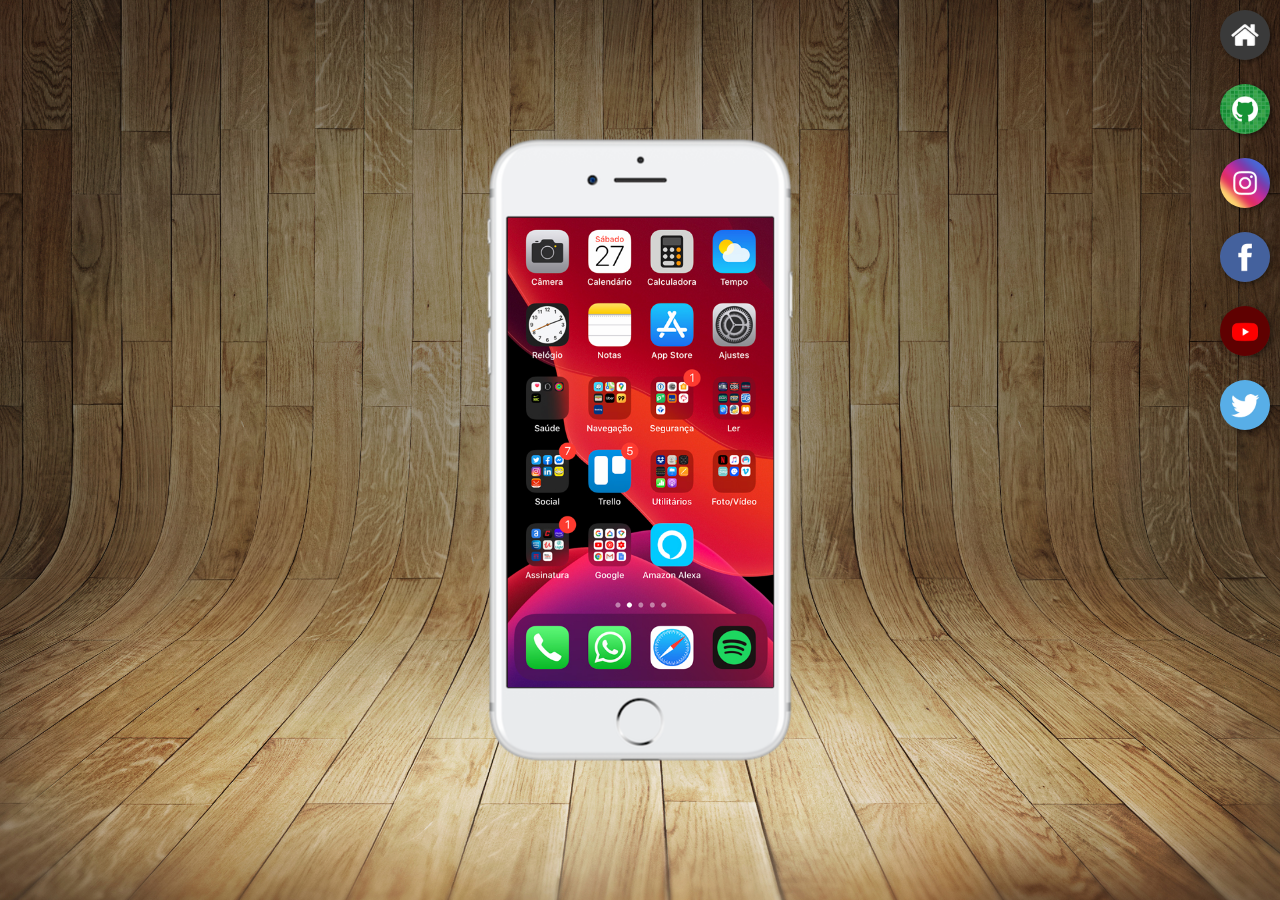
<file: index.html>
<!DOCTYPE html>
<html lang="pt-br">
<head>
    <meta charset="UTF-8">
    <meta name="viewport" content="width=device-width, initial-scale=1.0">
    <title>Projeto Redes Sociais</title>
    <link rel="stylesheet" href="estilo/style.css">
</head>
<body>
    <main>
        <section id="telefone">
            <iframe src="home.html" frameborder="0" name="tela" id="tela">
                Seu navegador não é compatível!
            </iframe>

        </section>

        <section id="sociais">
            <a href="home.html" target="tela"><img src="imagens/logo-home.jpg" alt="home"></a><br>
            <a href="github.html" target="tela"><img src="imagens/logo-github.jpg" alt="github"></a><br>
            <a href="instagram.html" target="tela"><img src="imagens/logo-instagram.jpg" alt="instagram"></a><br>
            <a href="facebook.html" target="tela"><img src="imagens/logo-facebook.jpg" alt="facebook"></a><br>
            <a href="youtube.html" target="tela"><img src="imagens/logo-youtube.jpg" alt="youtube"></a><br>
            <a href="twitter.html
            " target="tela"><img src="imagens/logo-twitter.jpg" alt="twitter"></a>
        </section>

    </main>
    
    
    
</body>
</html>
</file>
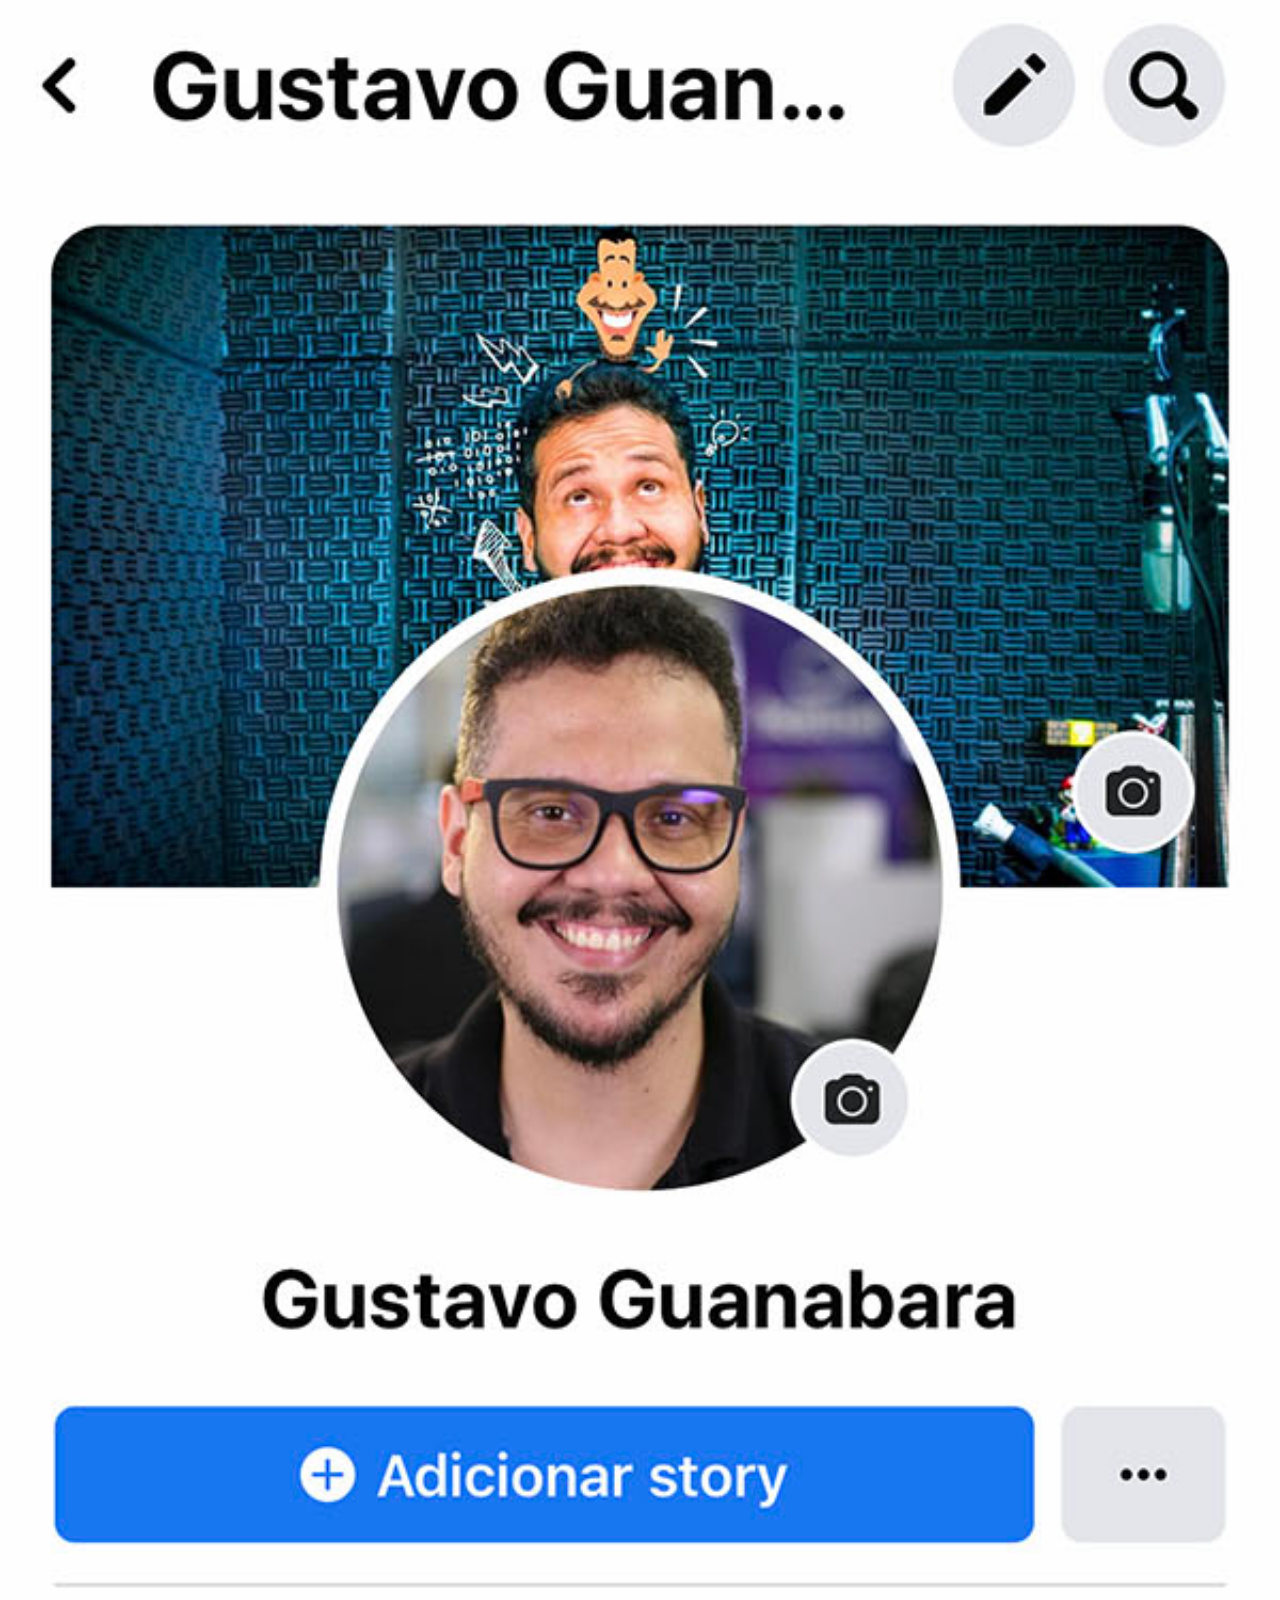
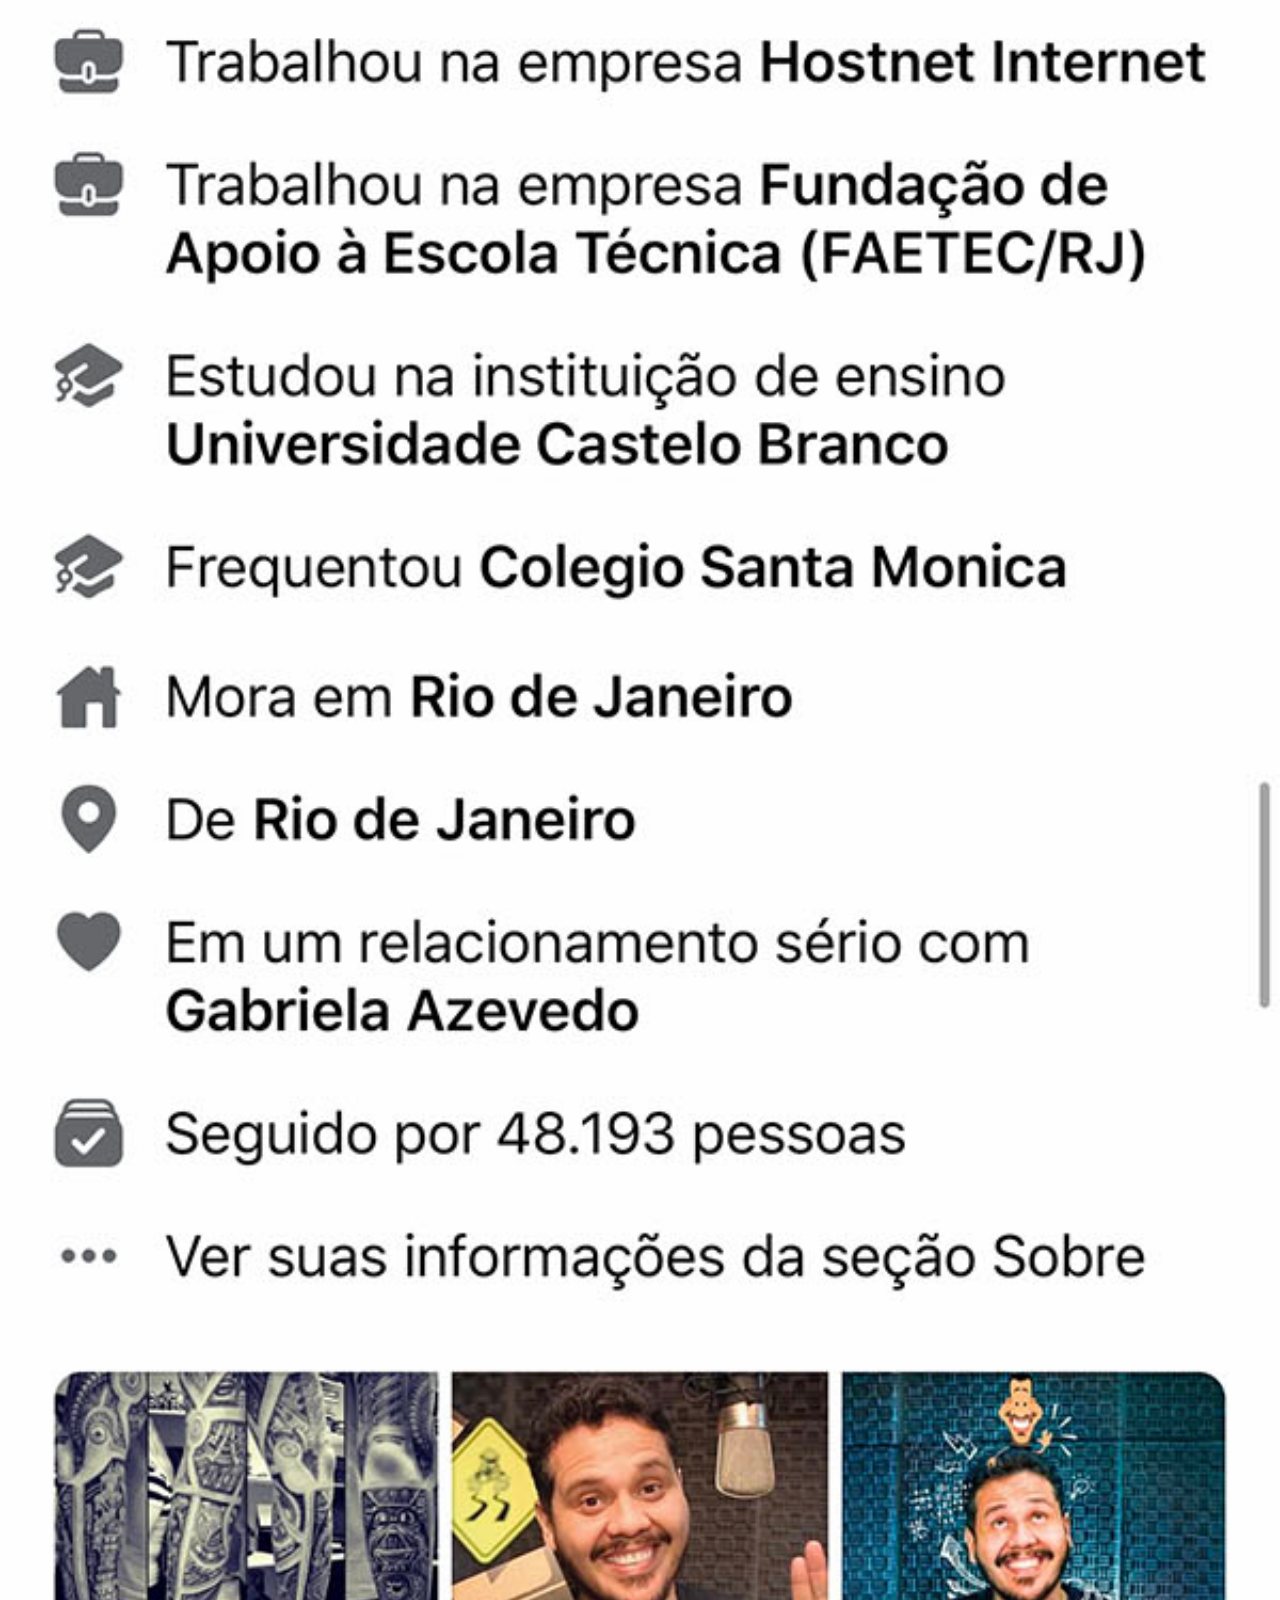
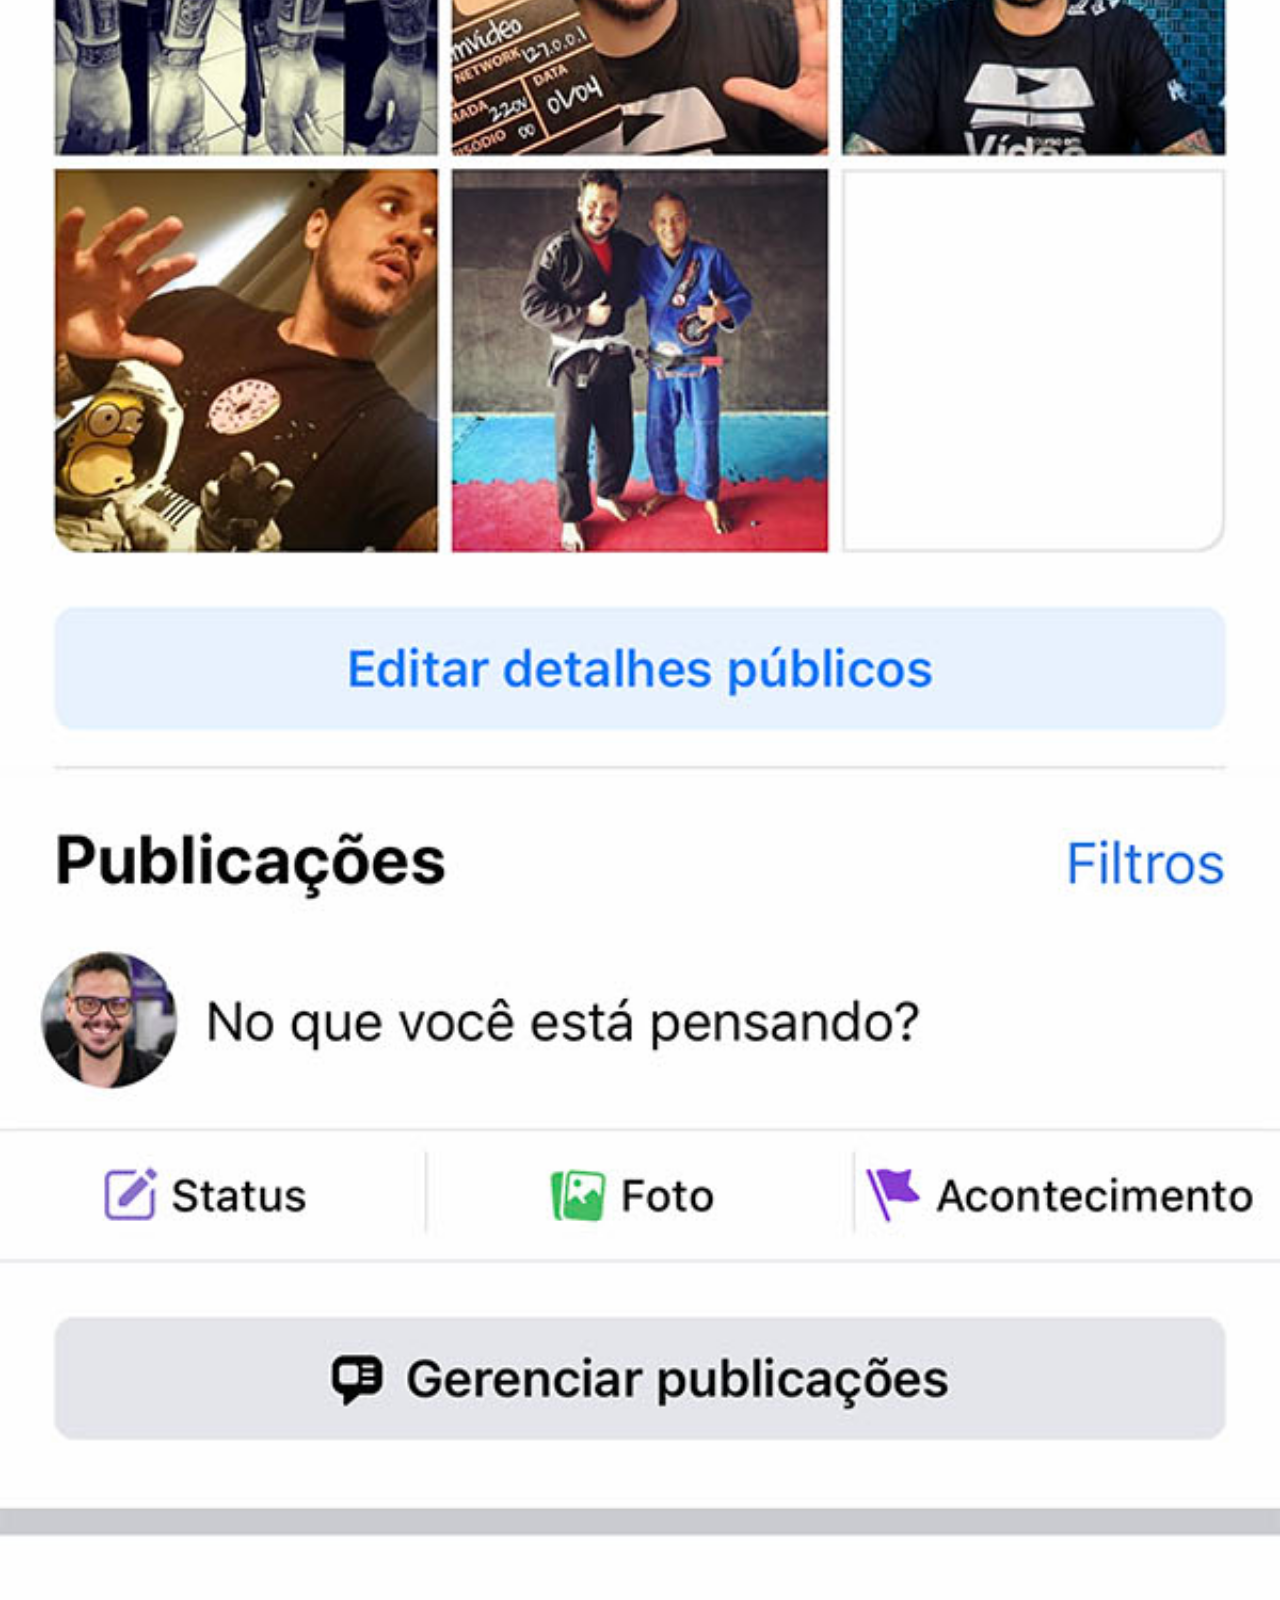
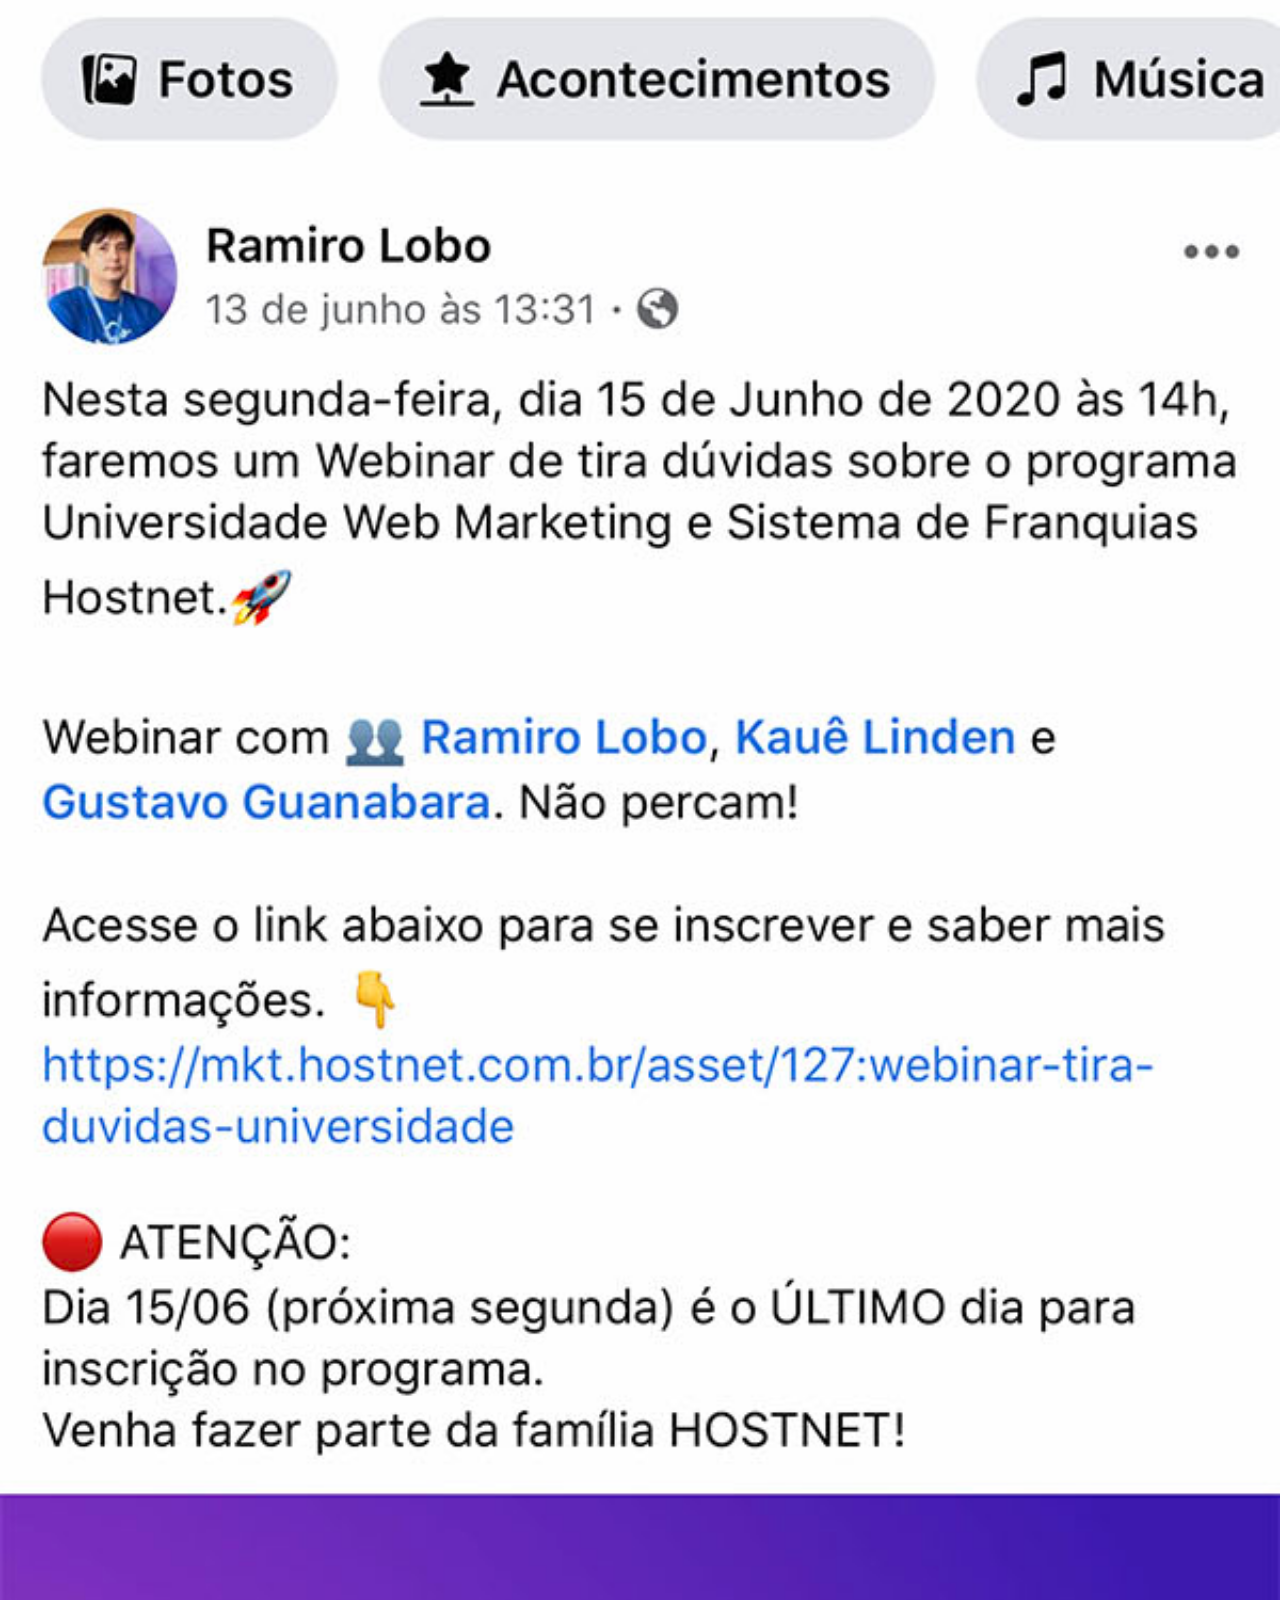
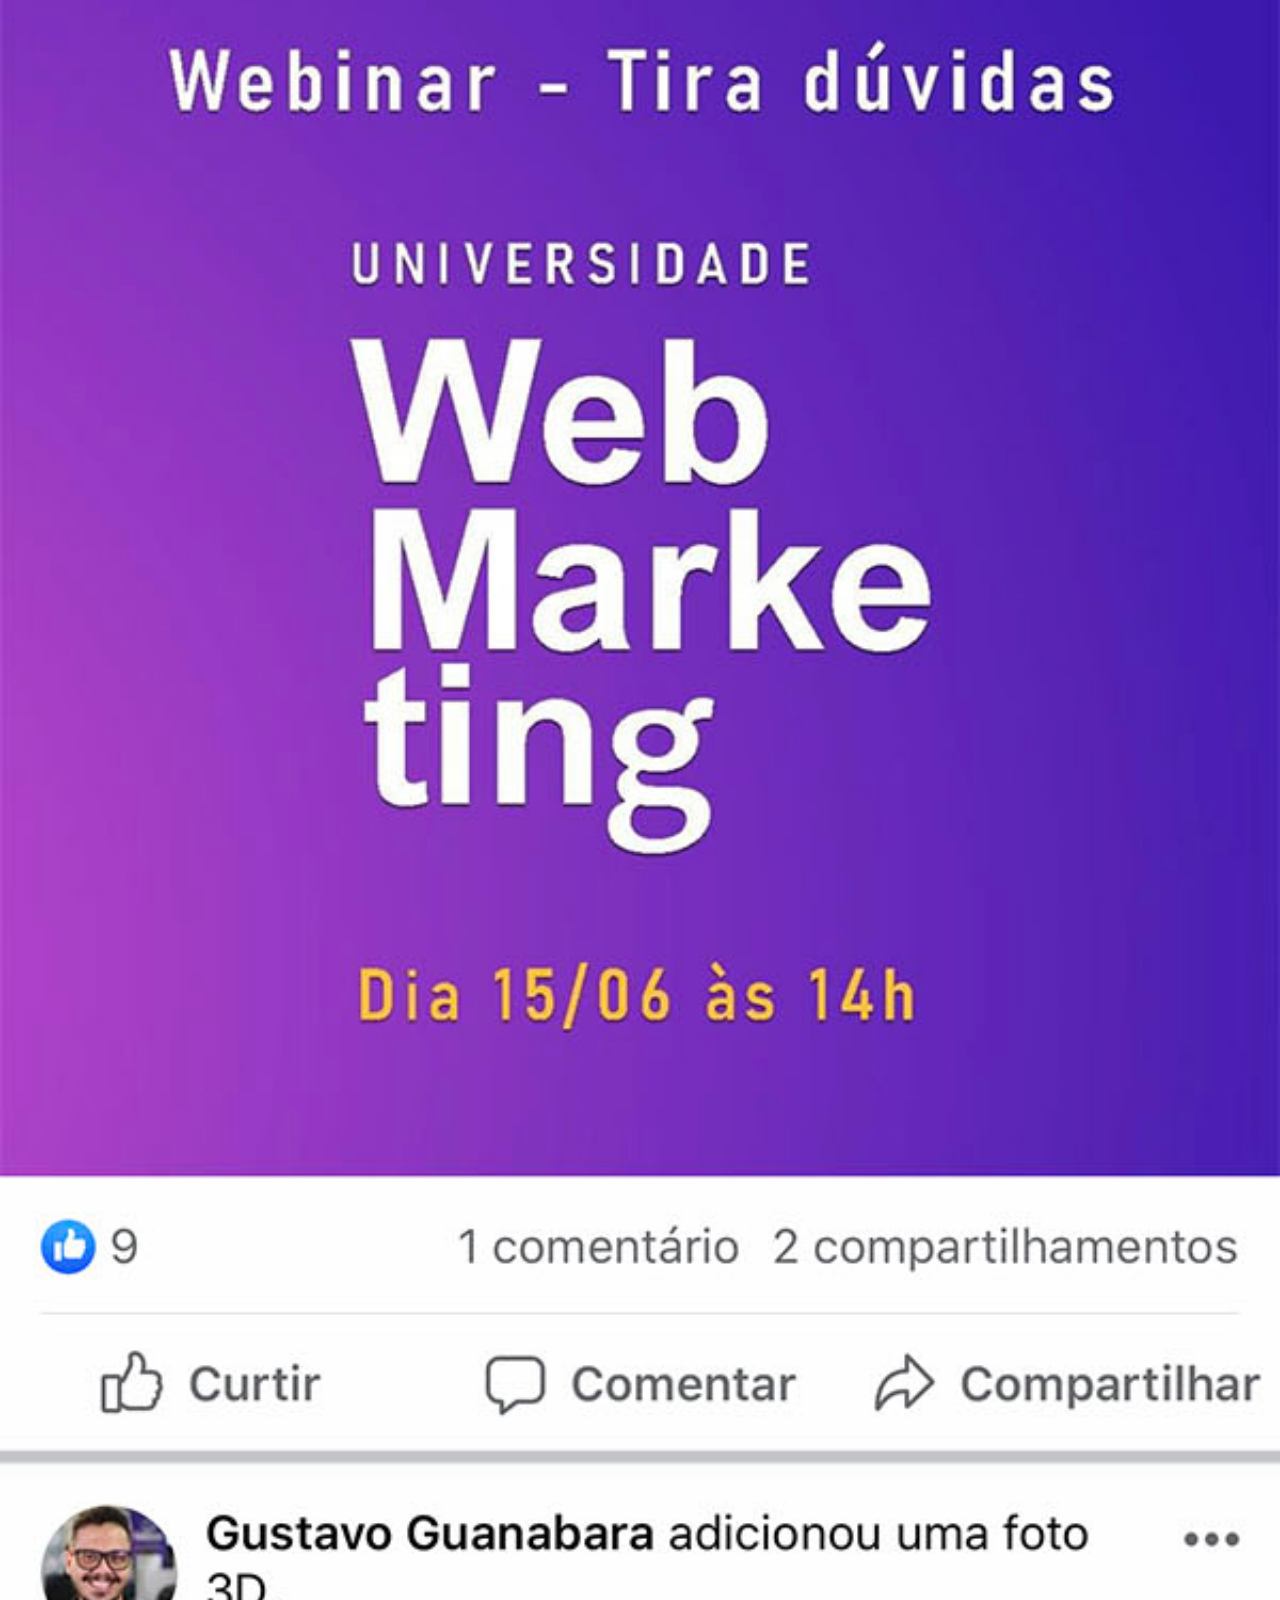
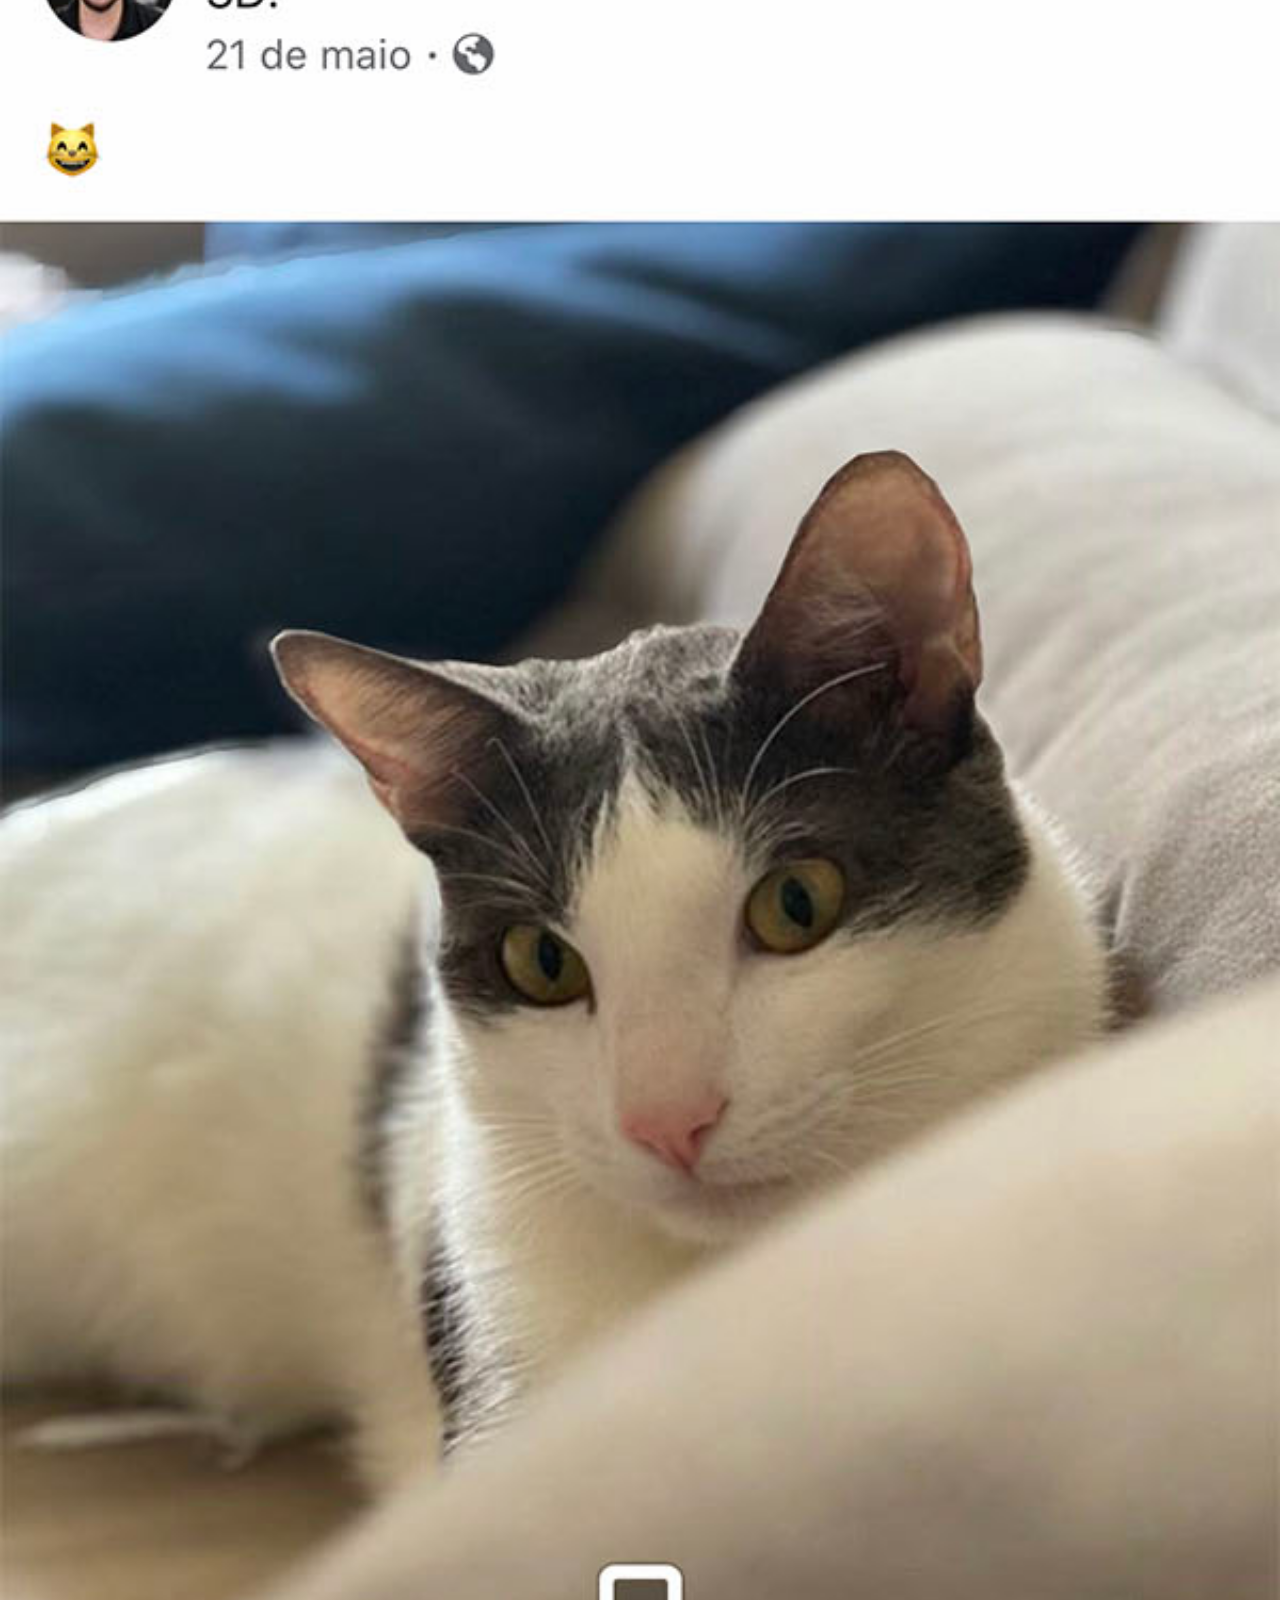
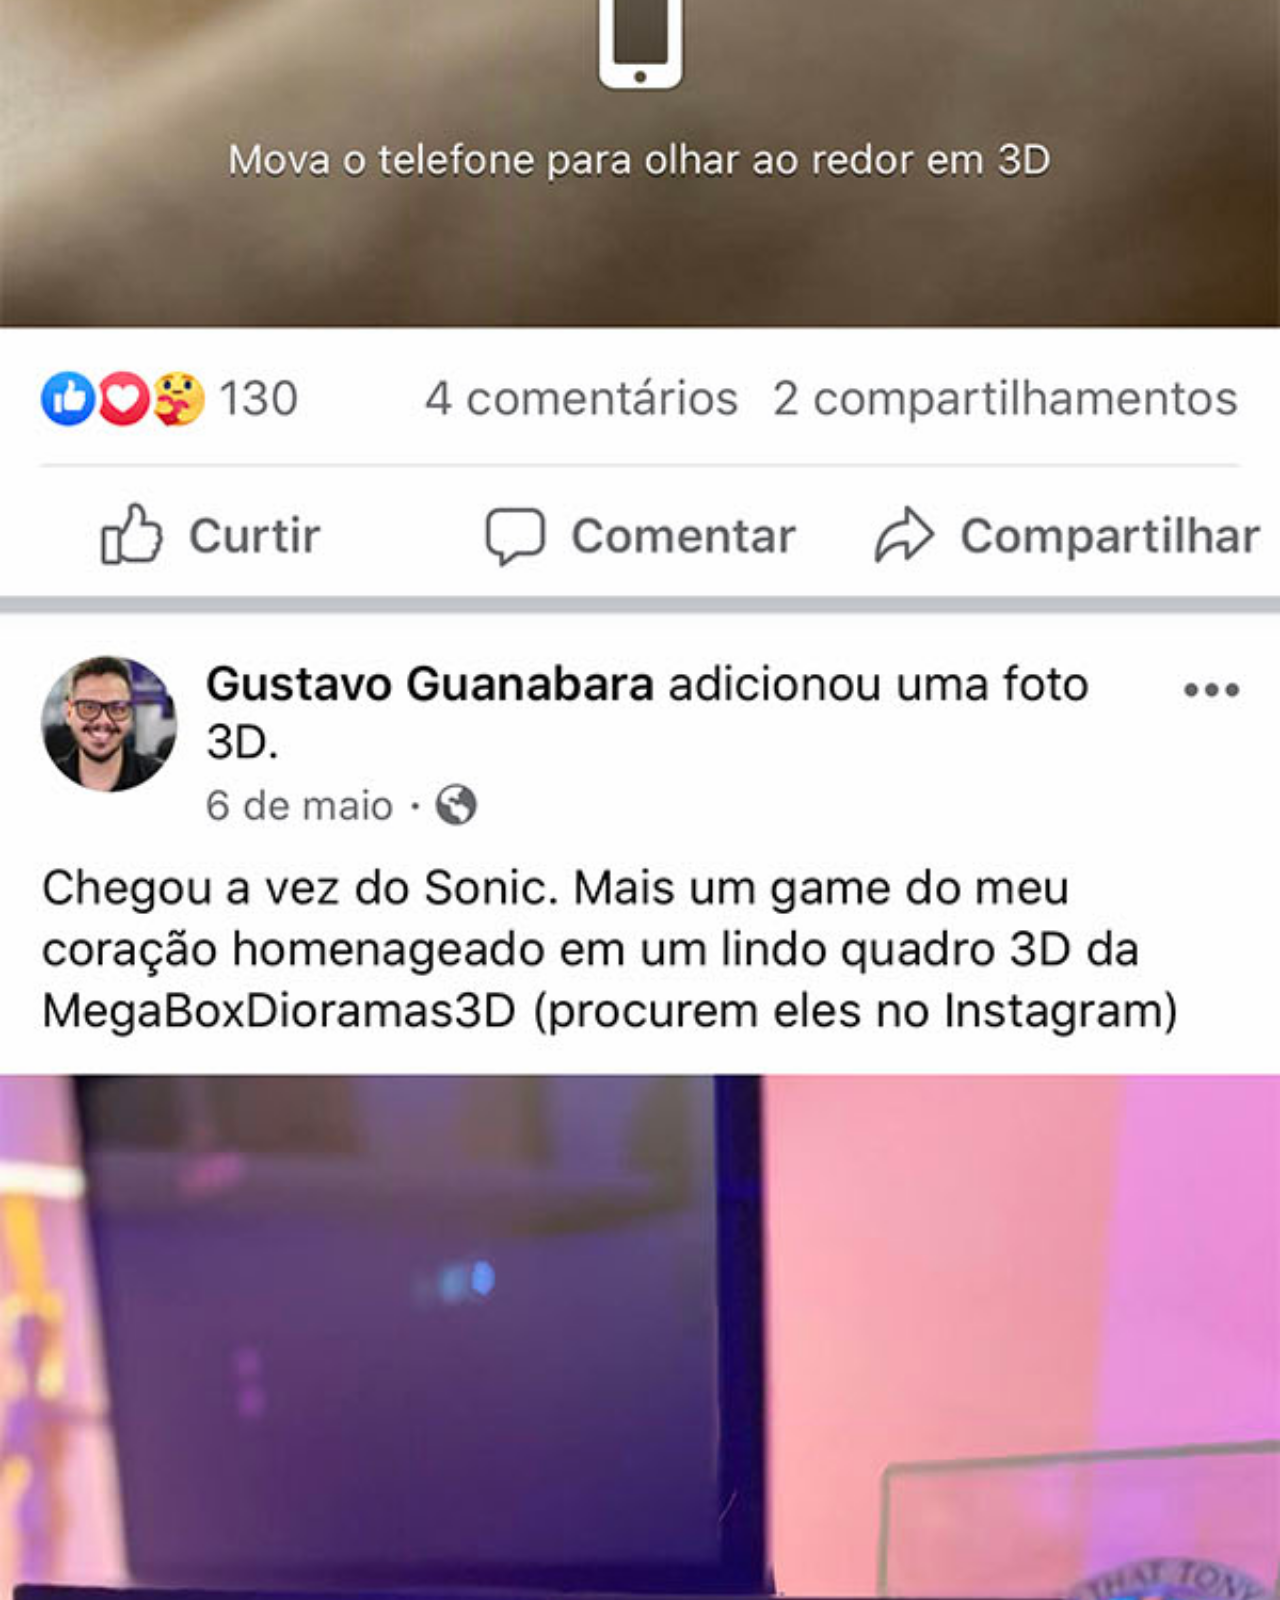
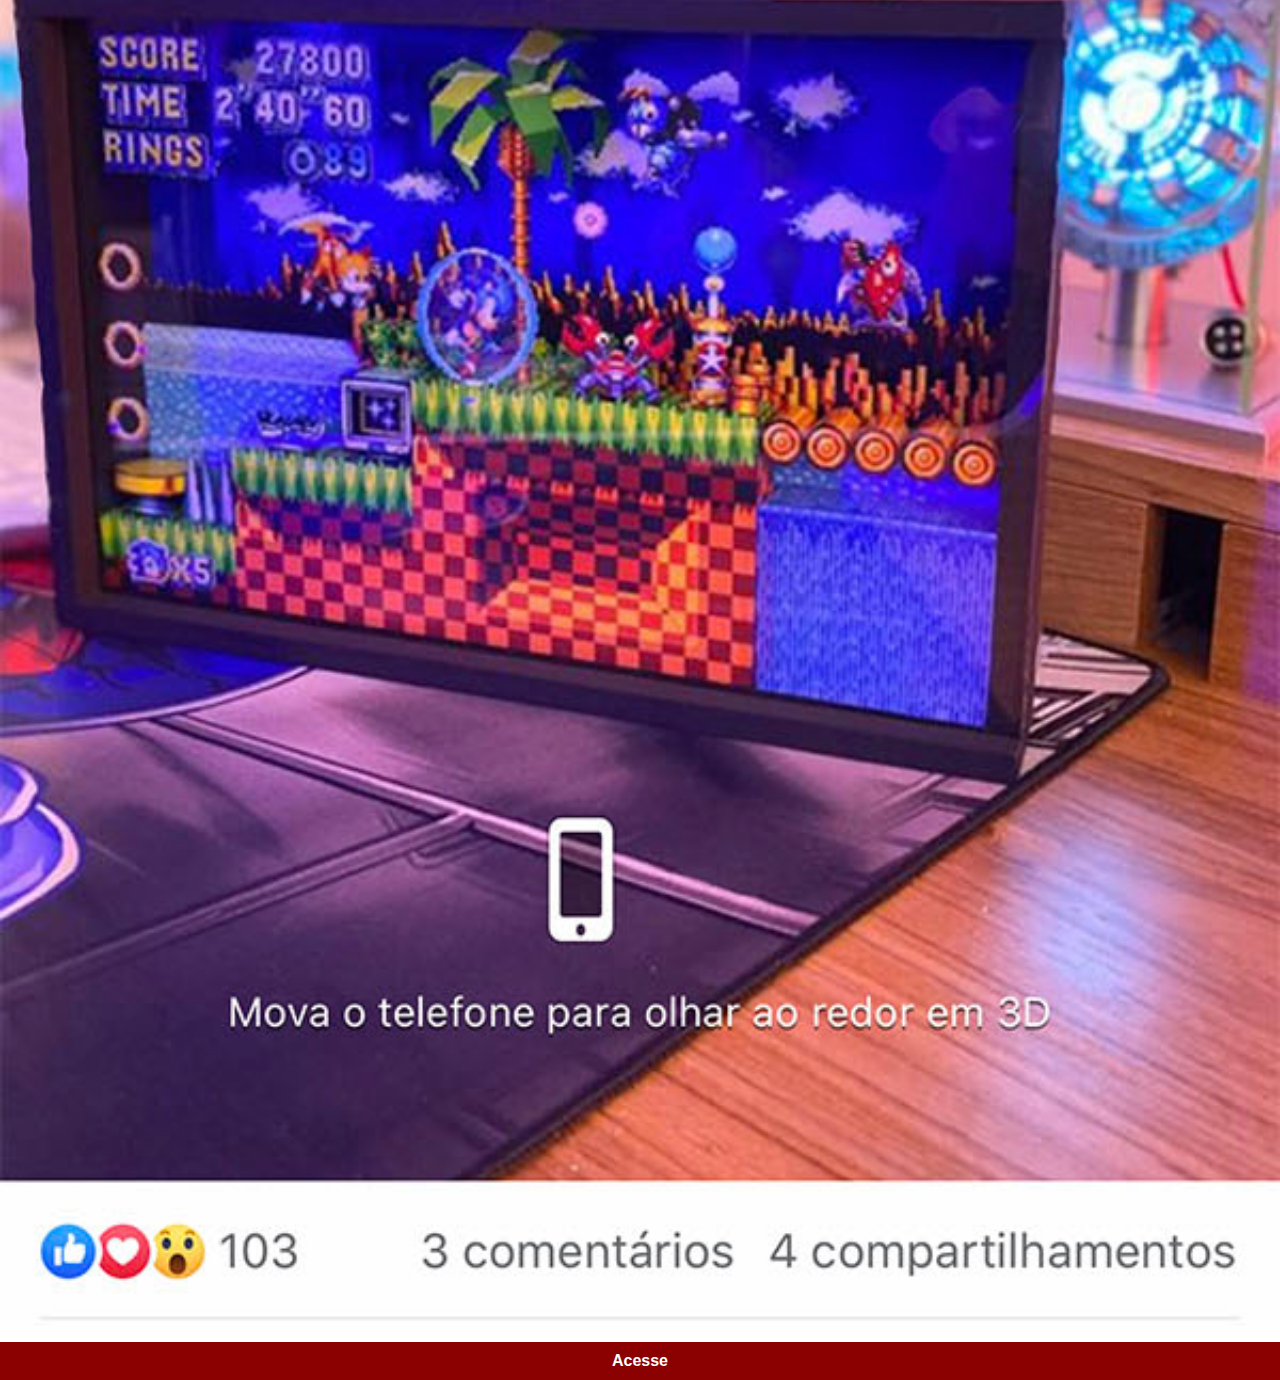
<file: facebook.html>
<!DOCTYPE html>
<html lang="pt-br">
<head>
    <meta charset="UTF-8">
    <meta name="viewport" content="width=device-width, initial-scale=1.0">
    <title>Facebook</title>
    <link rel="stylesheet" href="estilo/social.css">
</head>
<body>
    <img src="imagens/tela-facebook.jpg" alt="youtube">
    <a href="https://www.facebook.com/gustavoguanabara" target="_blank">Acesse</a>
    
</body>
</html>
</file>
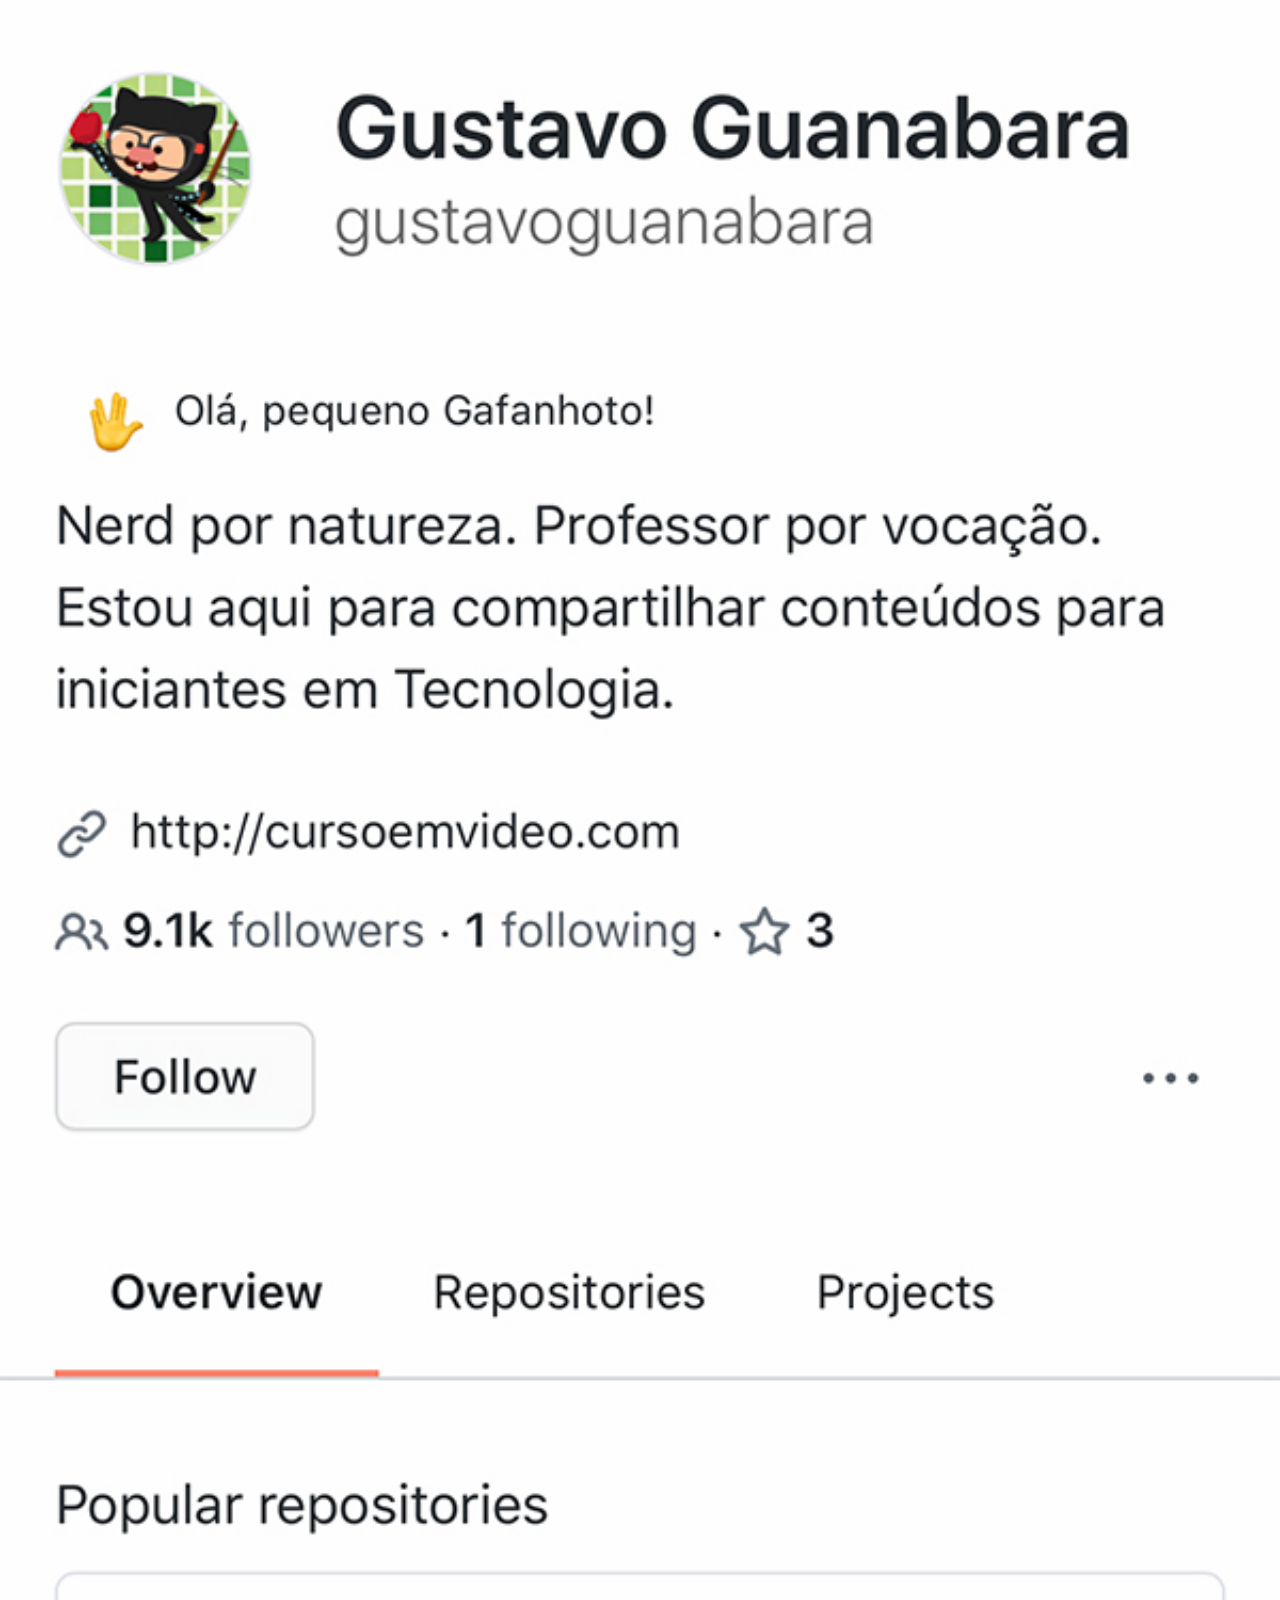
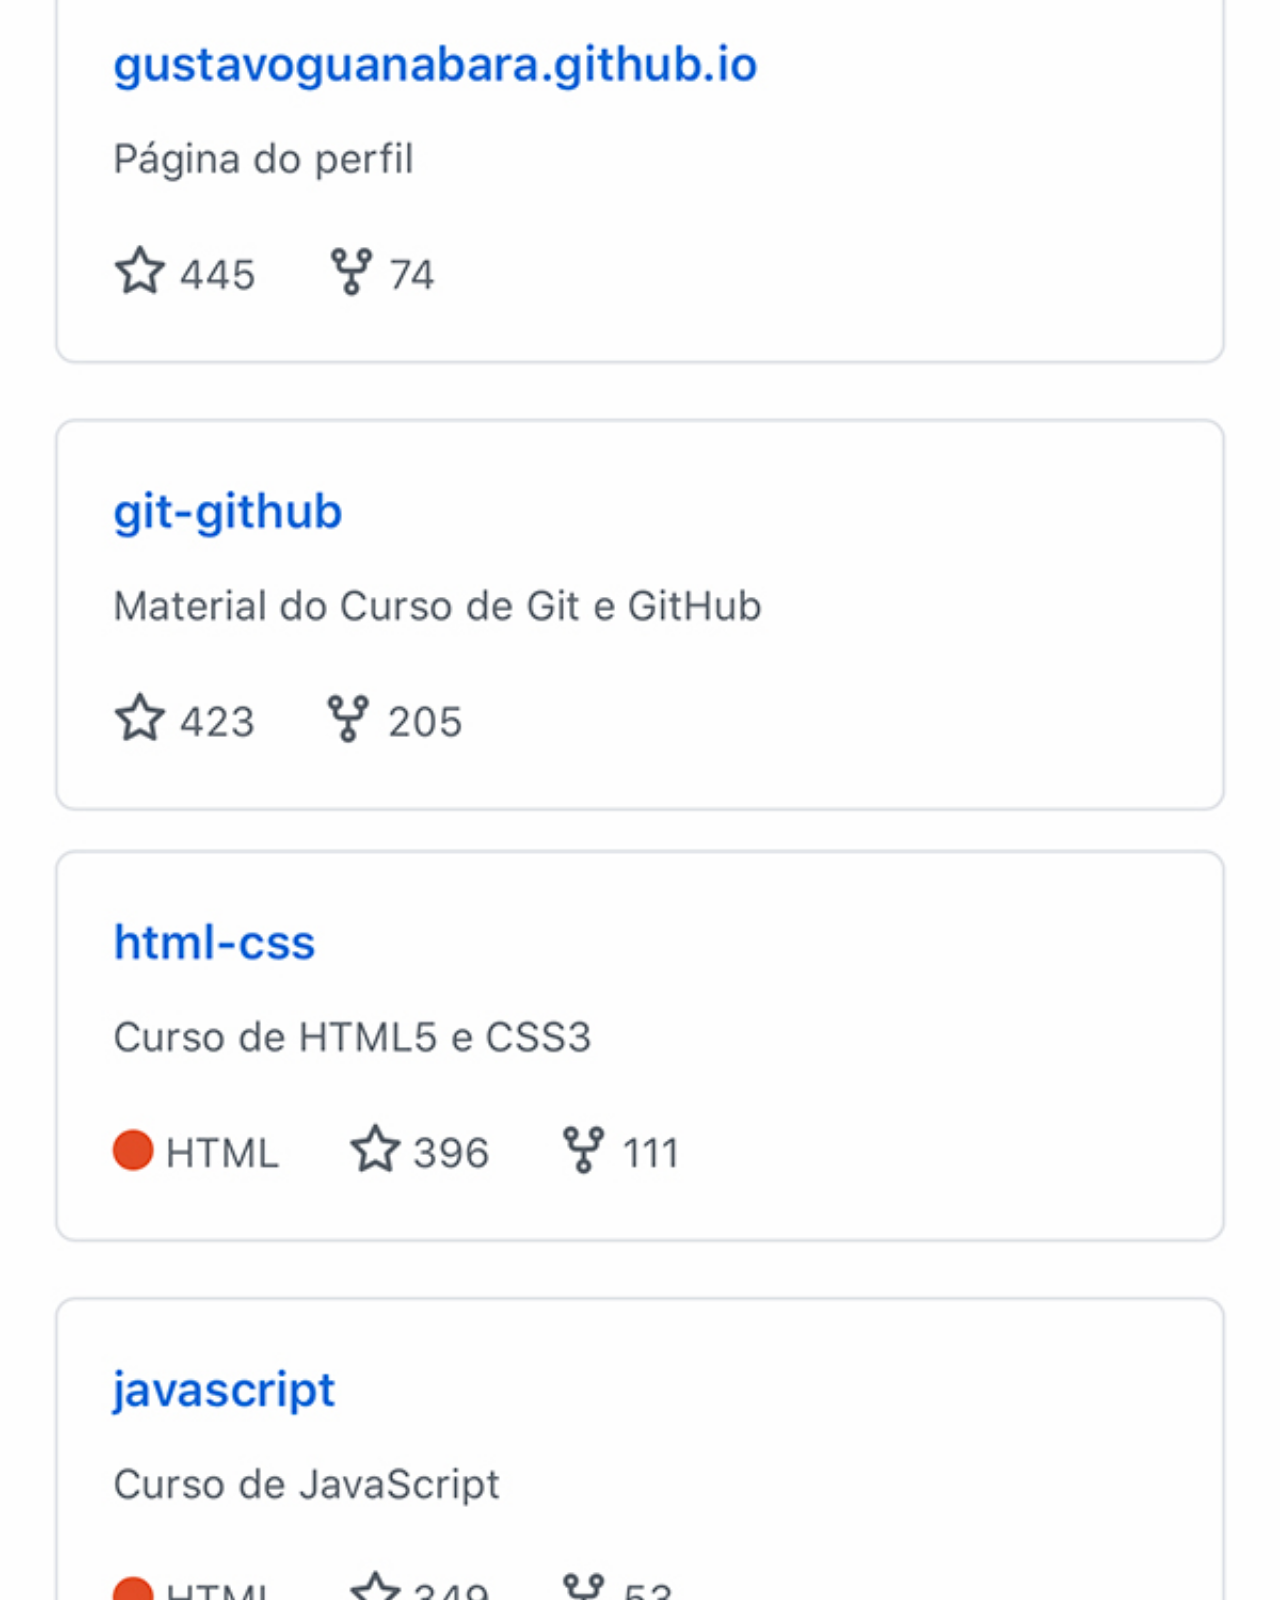
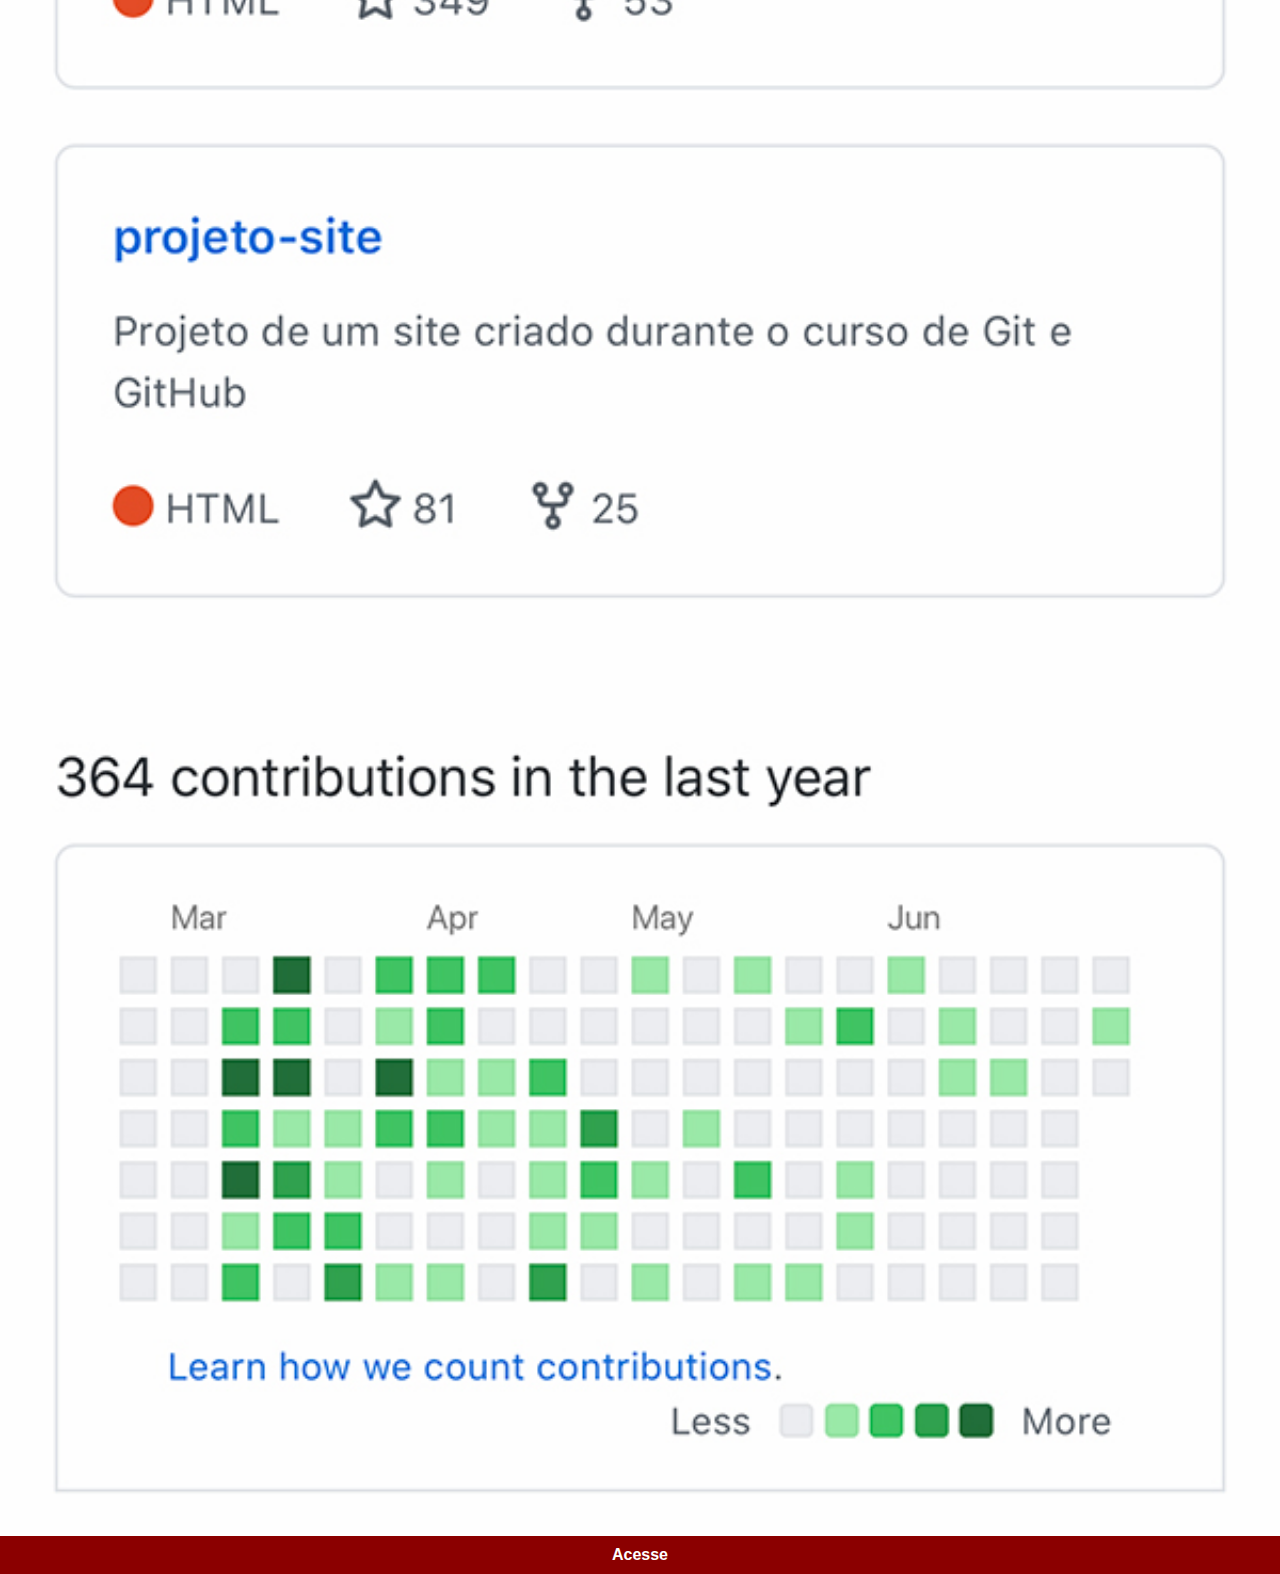
<file: github.html>
<!DOCTYPE html>
<html lang="pt-br">
<head>
    <meta charset="UTF-8">
    <meta name="viewport" content="width=device-width, initial-scale=1.0">
    <title>GitHub</title>
    <link rel="stylesheet" href="estilo/social.css">
</head>
<body>
    <img src="imagens/tela-github.jpg" alt="youtube">
    <a href="https://www.github.com/gustavoguanabara" target="_blank">Acesse</a>
    
</body>
</html>
</file>
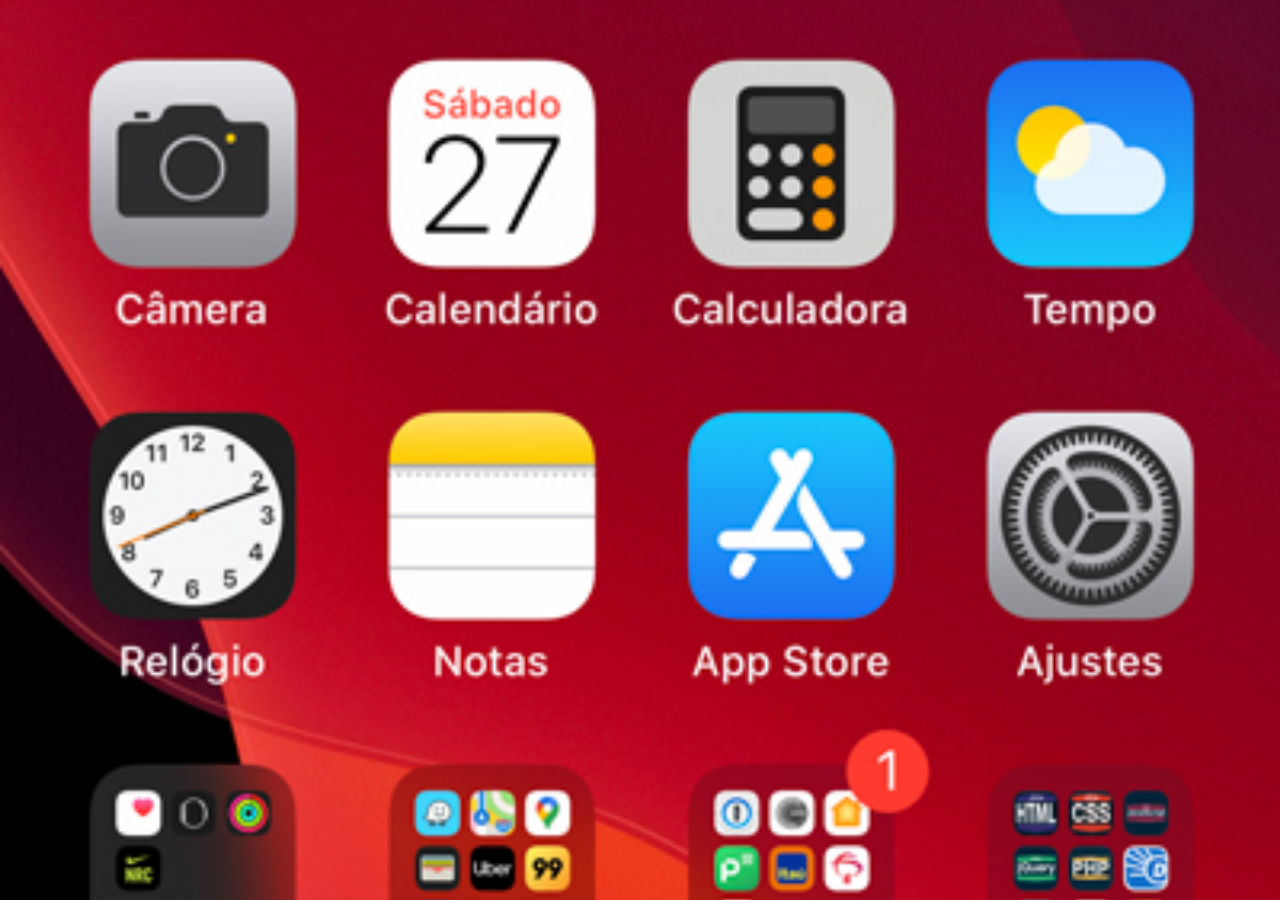
<file: home.html>
<!DOCTYPE html>
<html lang="pt-br">
<head>
    <meta charset="UTF-8">
    <meta name="viewport" content="width=device-width, initial-scale=1.0">
    <title>Document</title>
    <style>
        * {
            margin: 0px;
            padding: 0px;
        }

        body{
            height: 100vh;
            width: 100vw;
            background: black url('imagens/tela-home.jpg') no-repeat top center;
            background-size: cover;
        }
    </style>
</head>
<body>
    
</body>
</html>
</file>
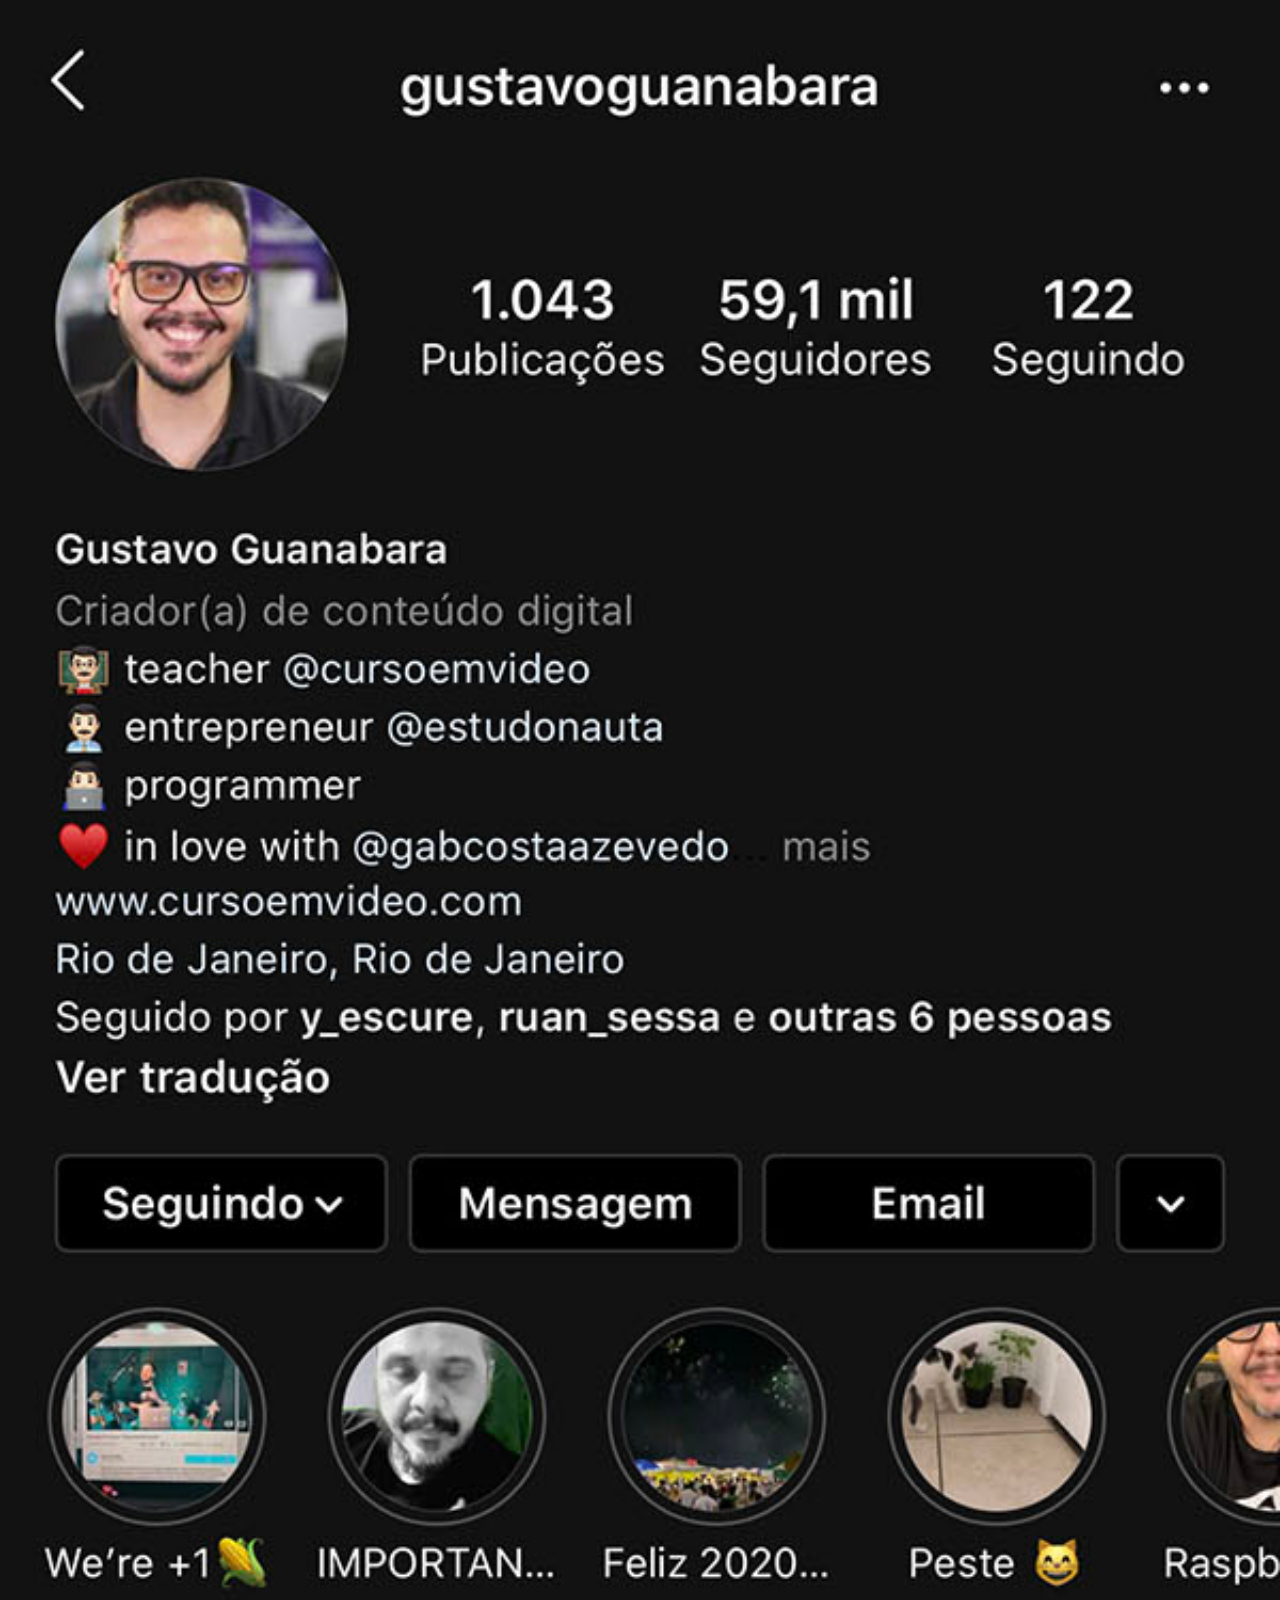
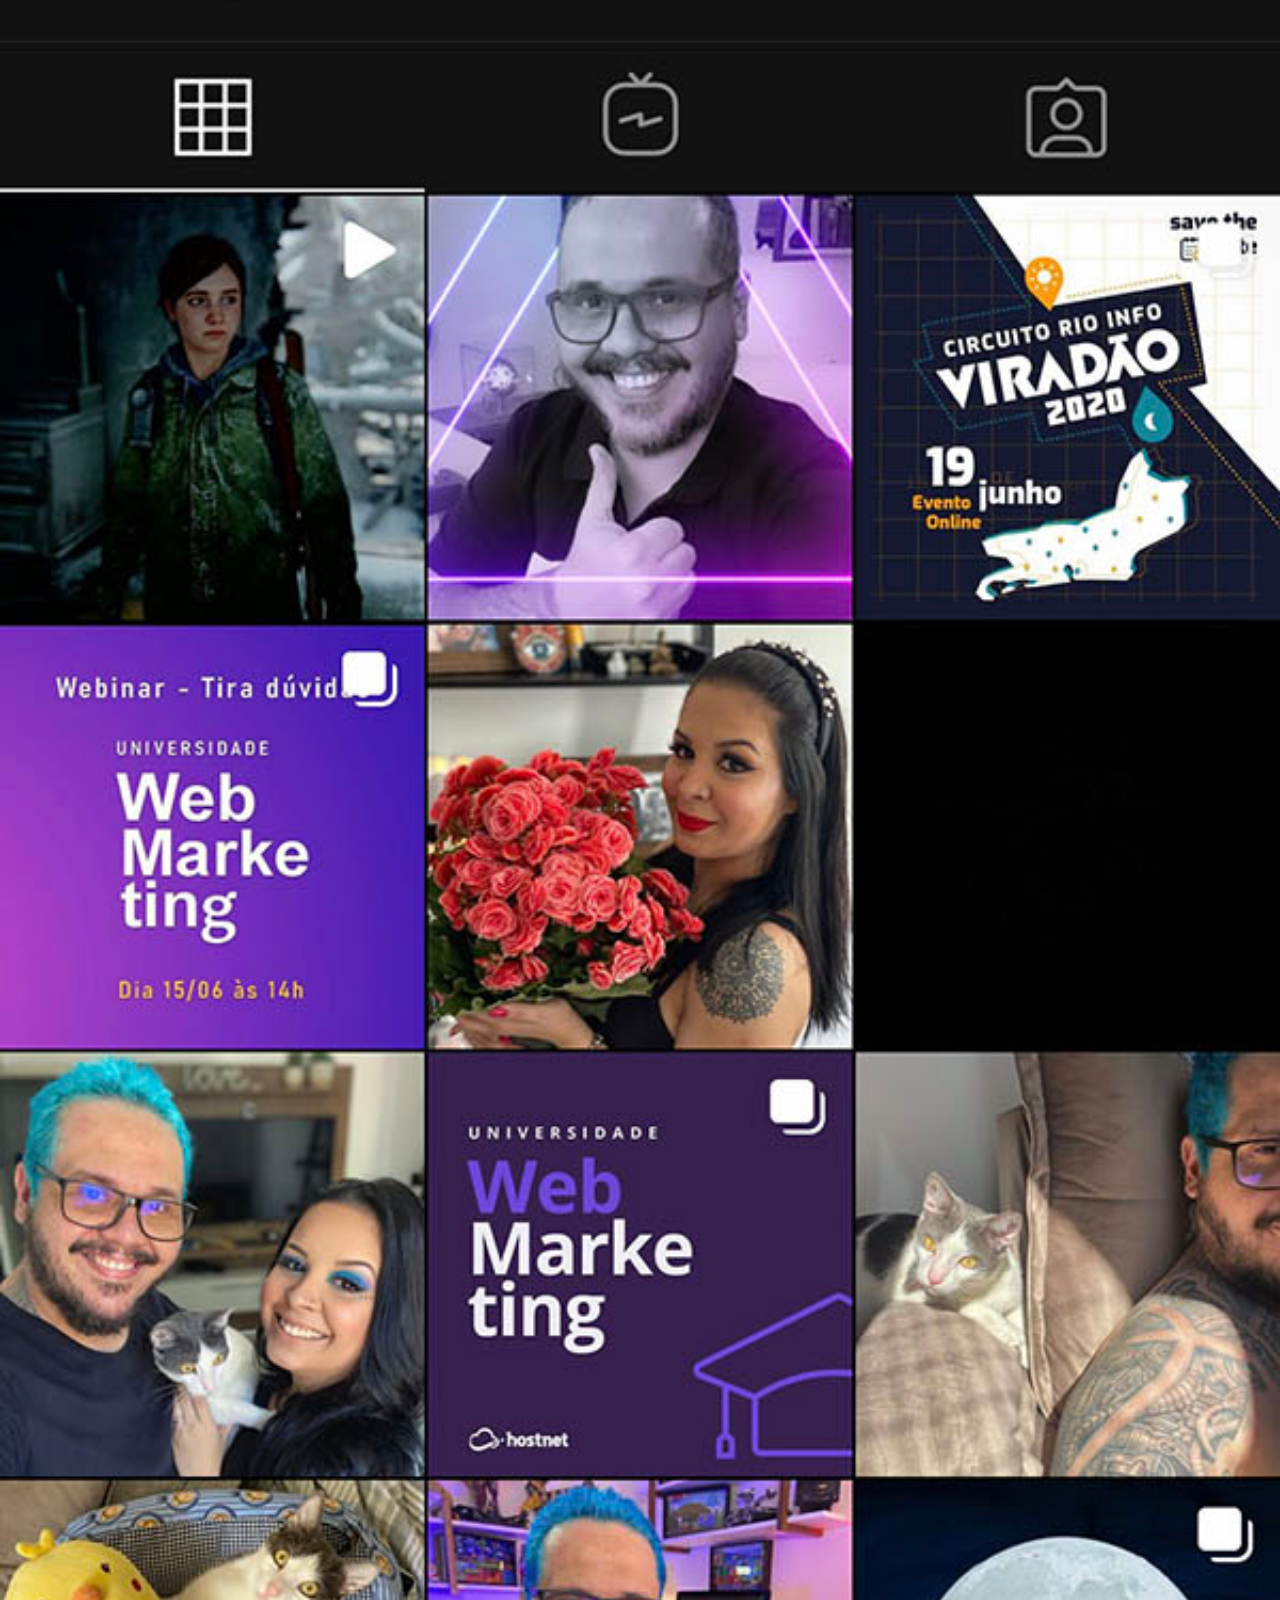
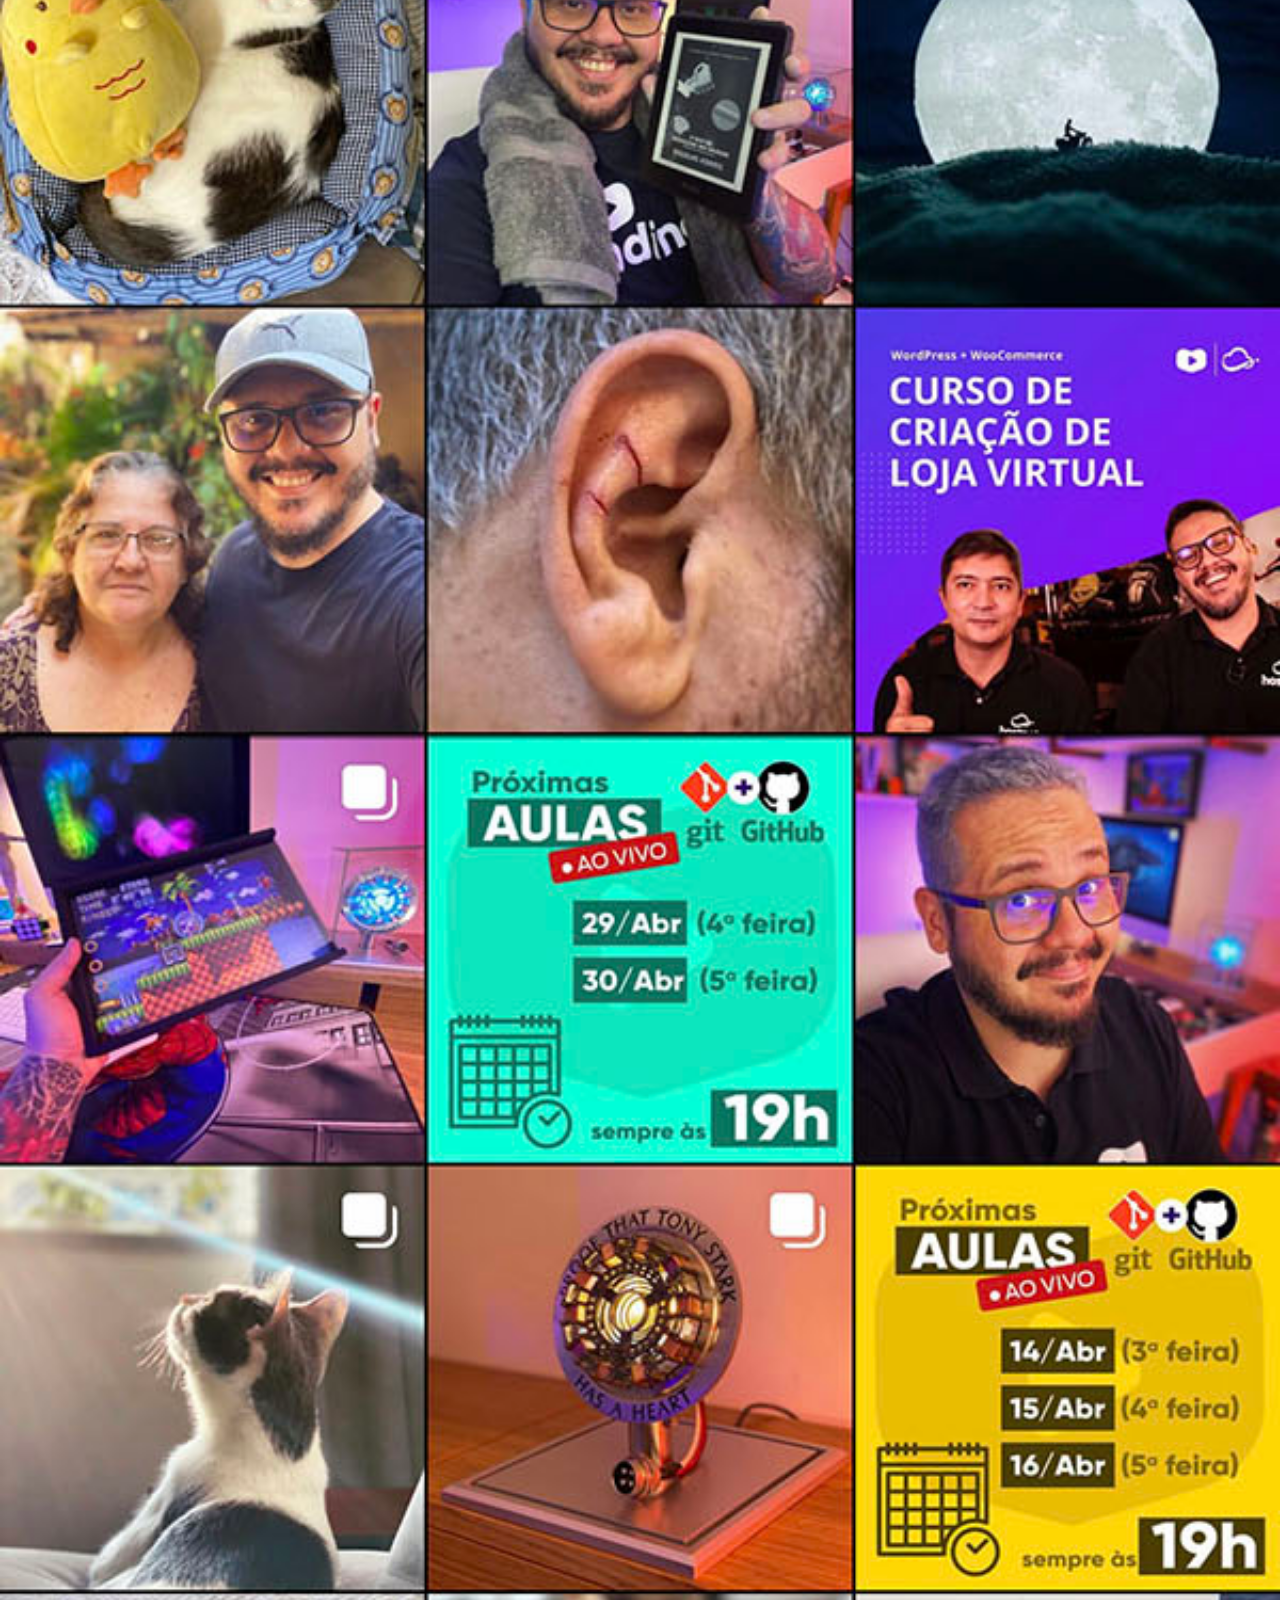
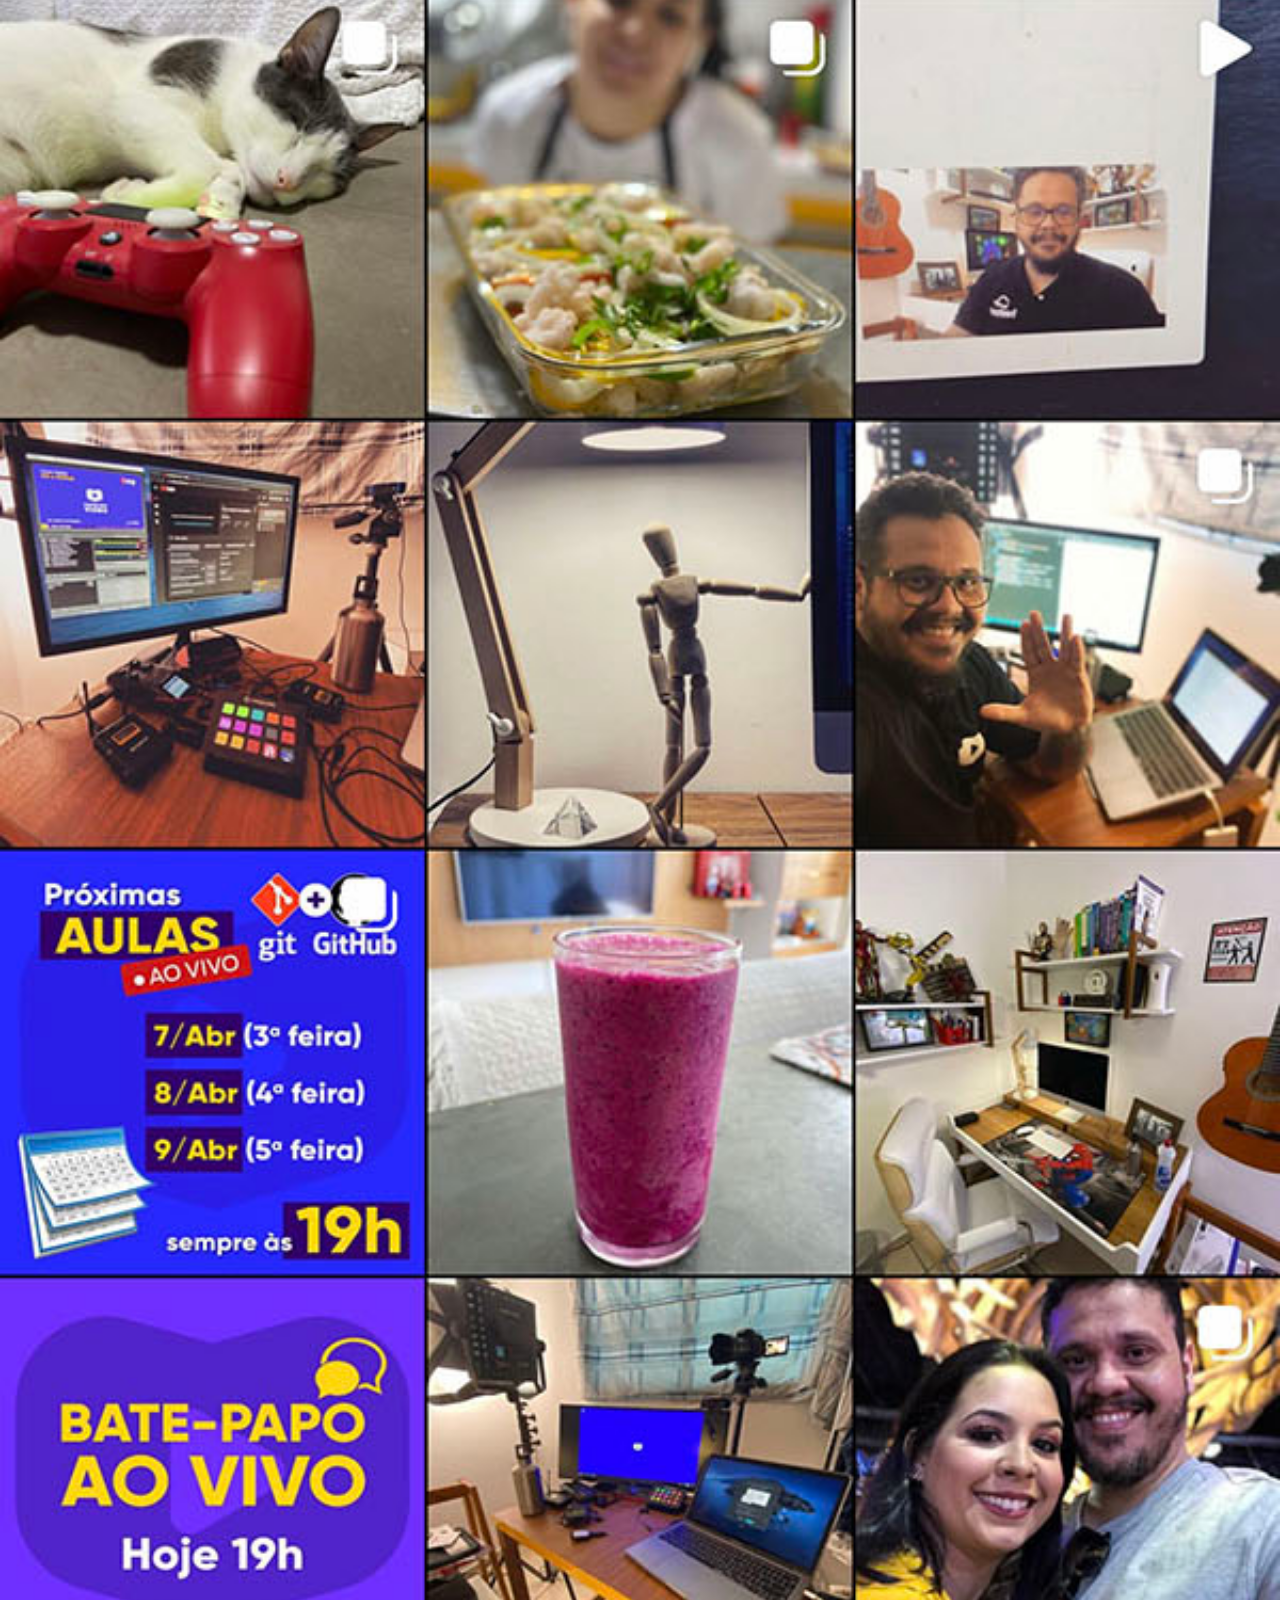
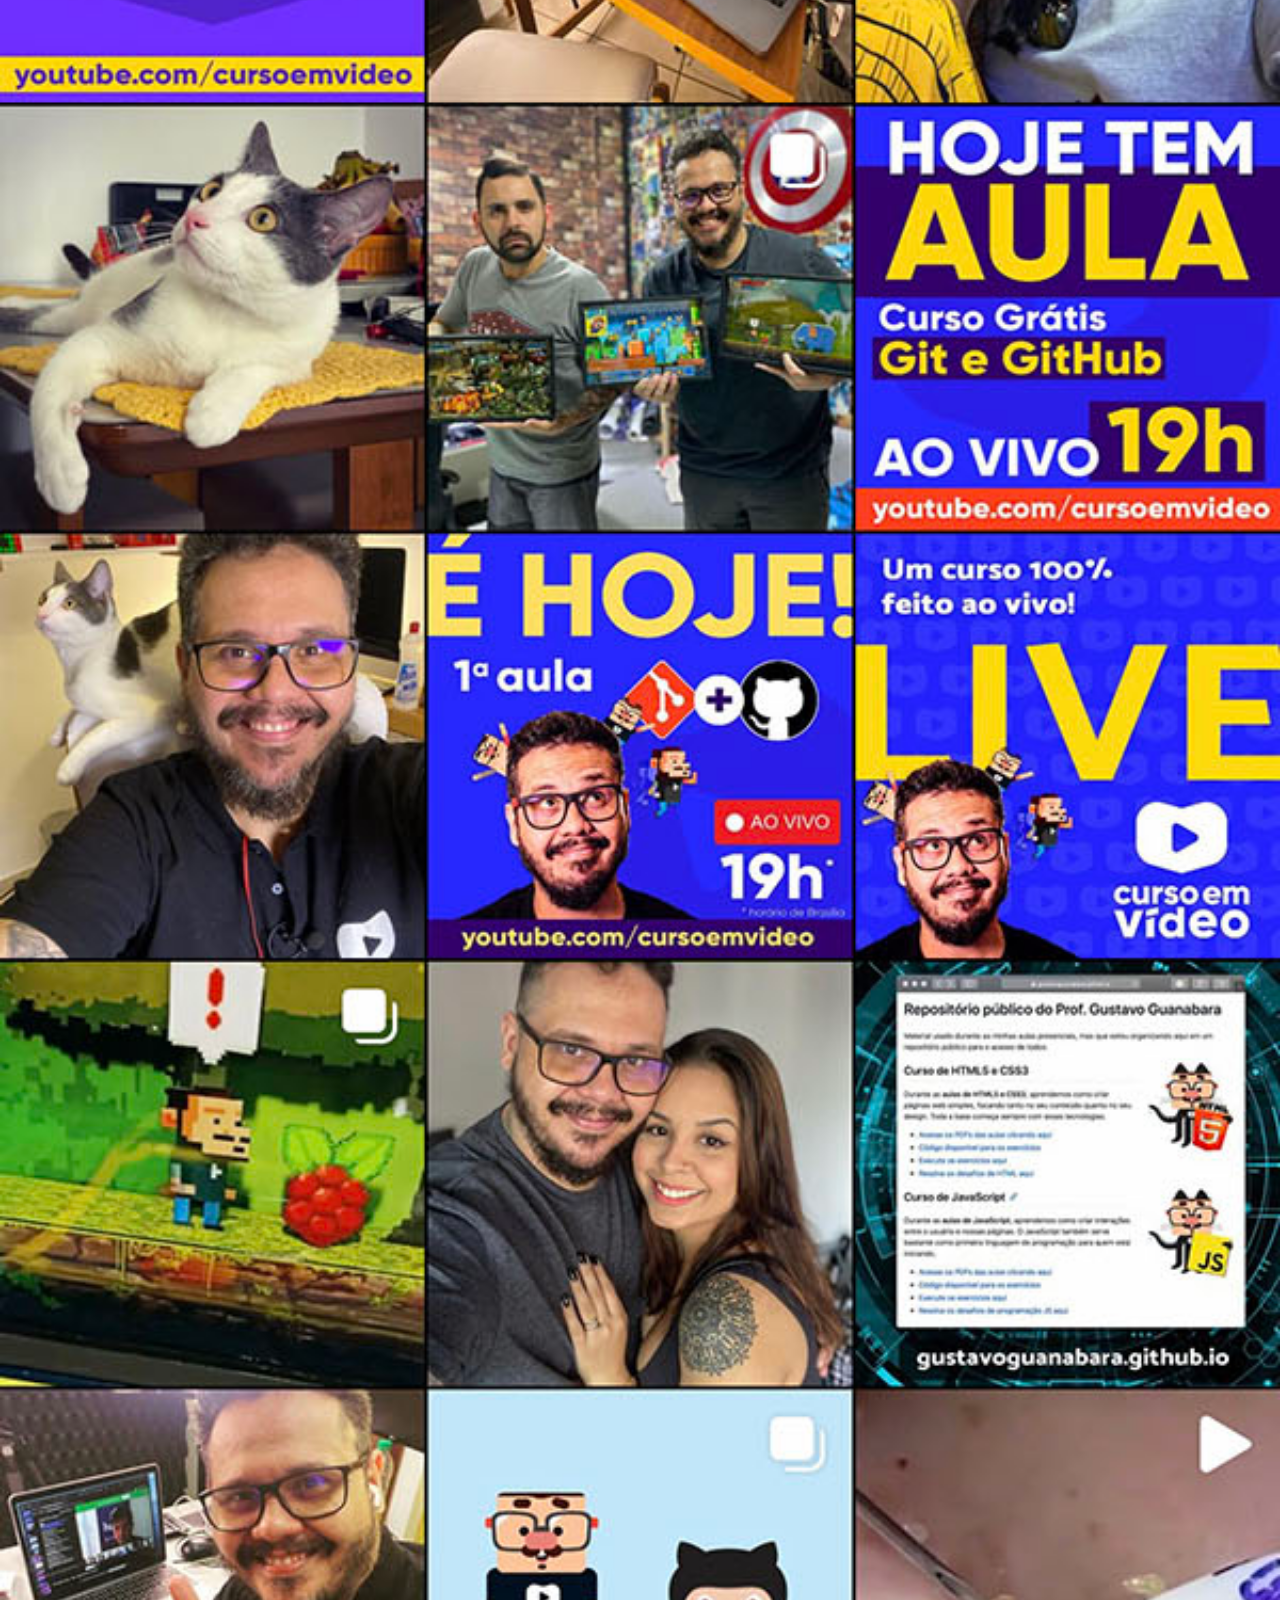
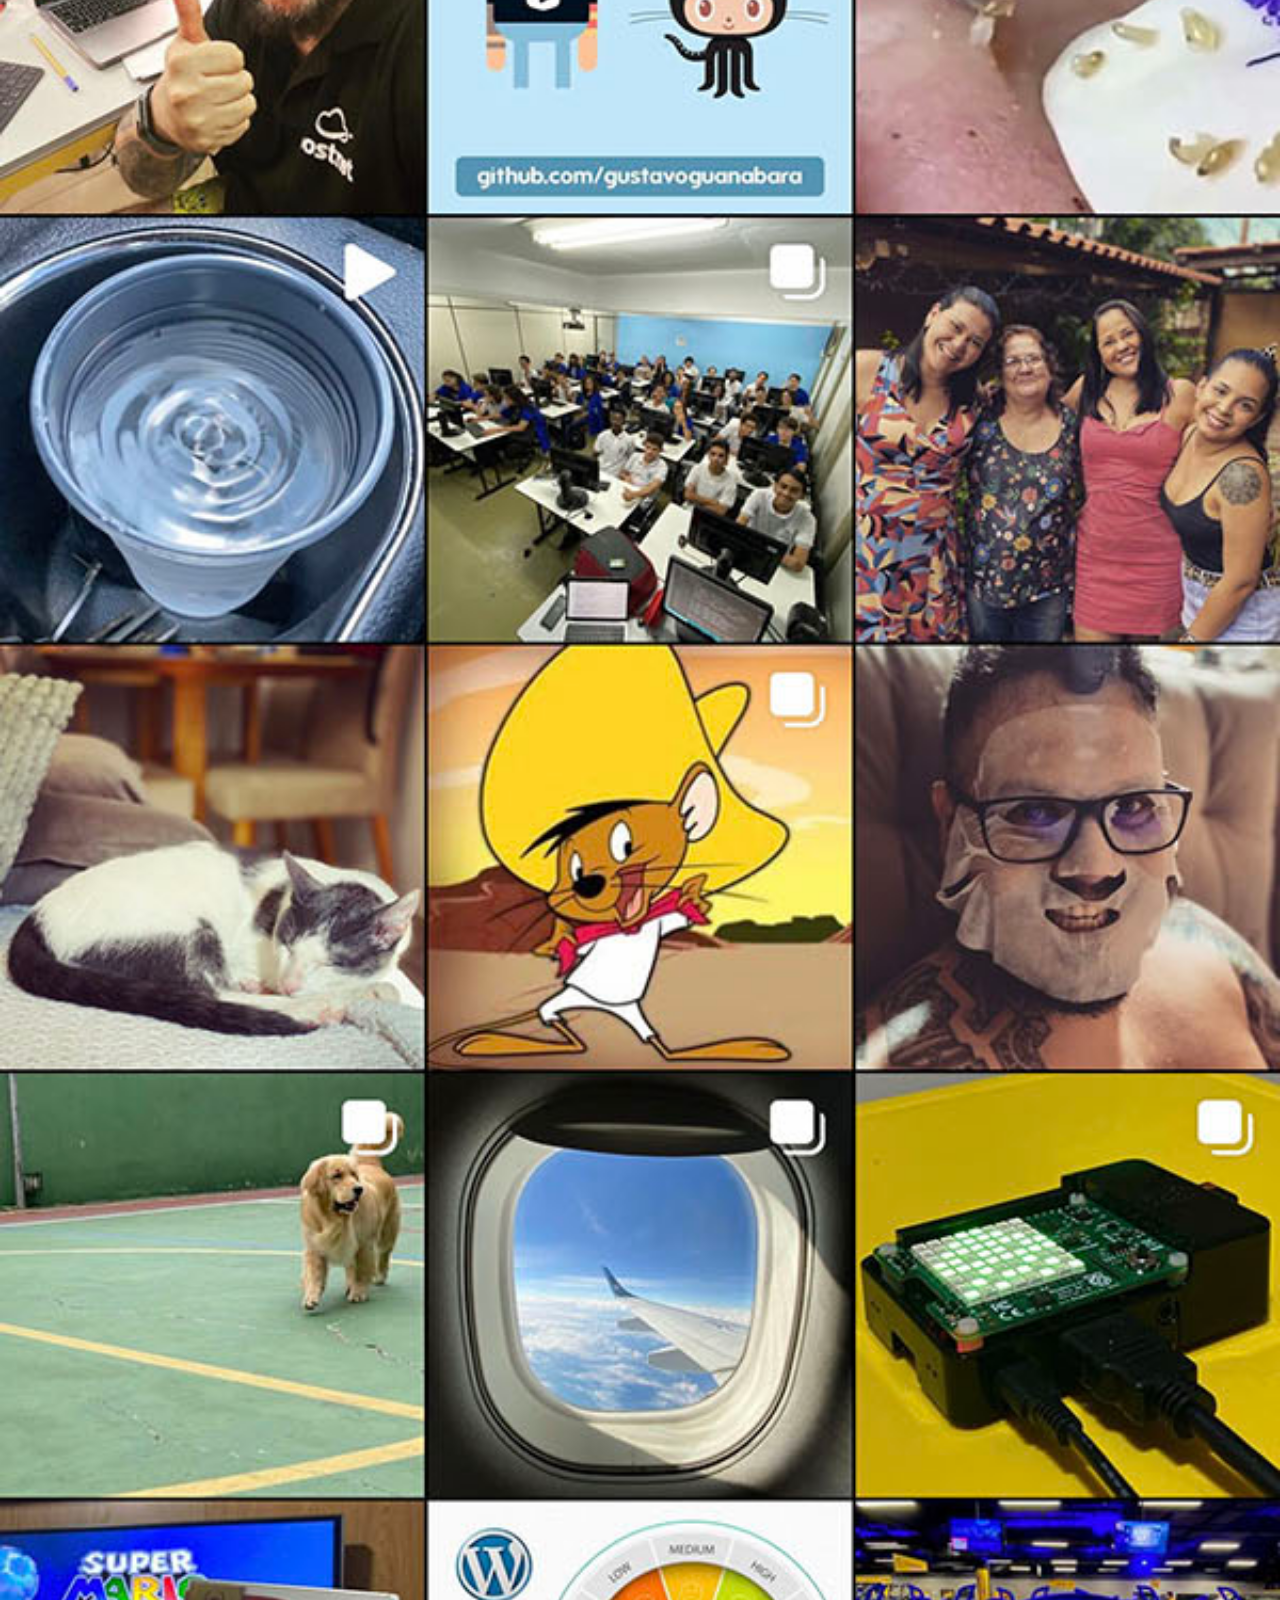
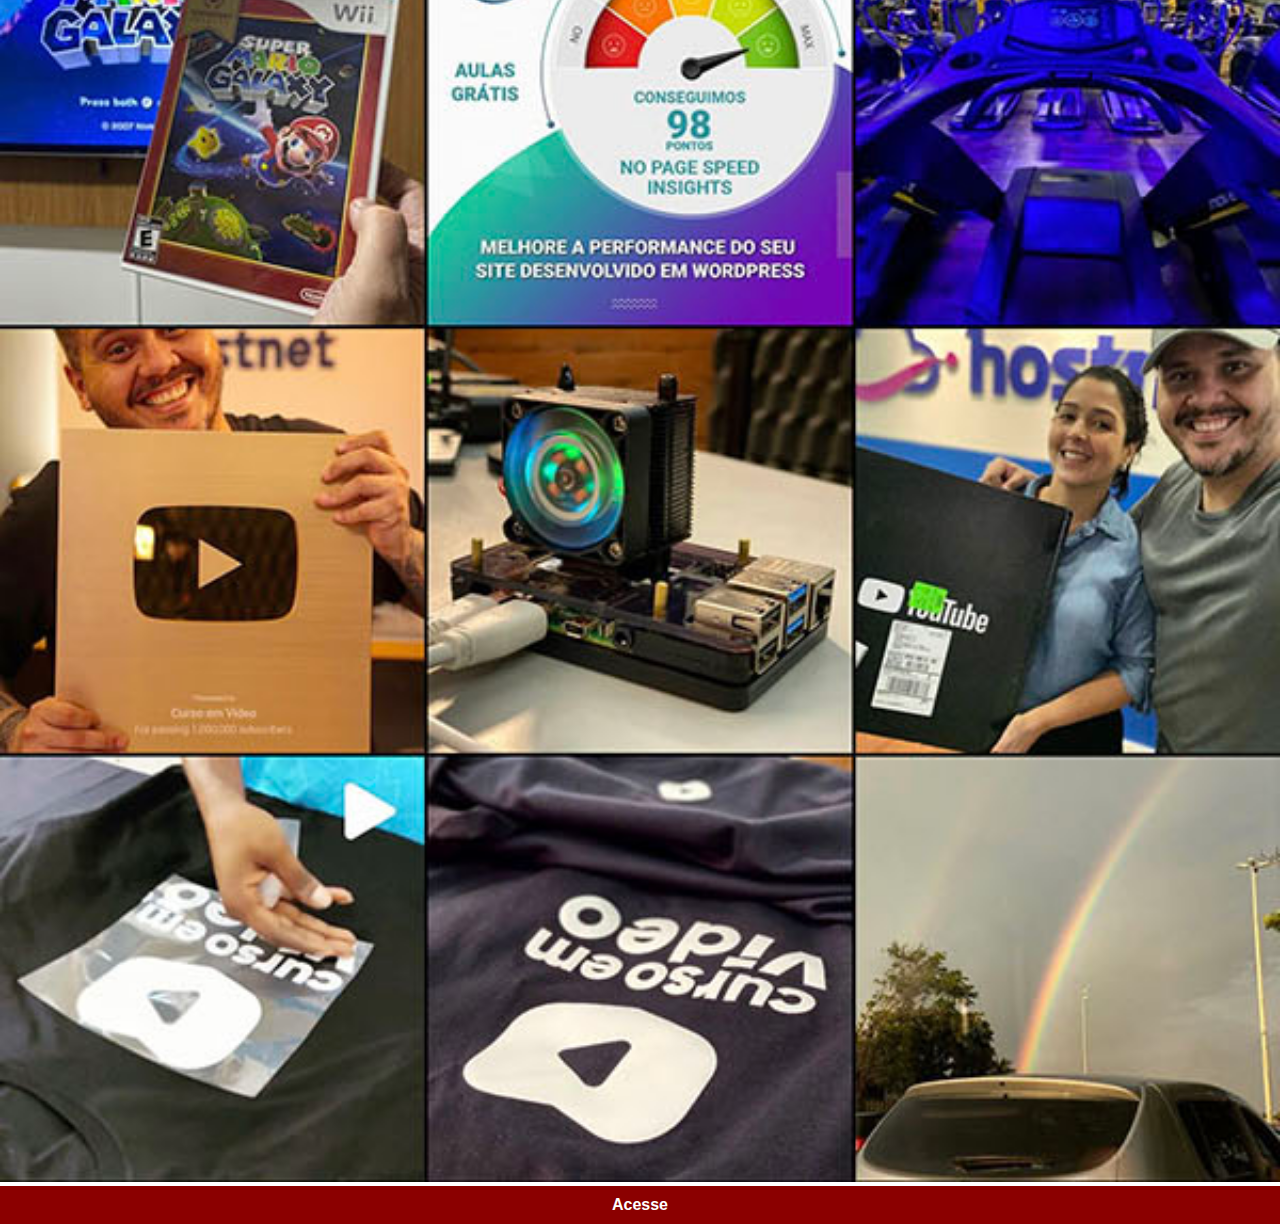
<file: instagram.html>
<!DOCTYPE html>
<html lang="pt-br">
<head>
    <meta charset="UTF-8">
    <meta name="viewport" content="width=device-width, initial-scale=1.0">
    <title>Instagram</title>
    <link rel="stylesheet" href="estilo/social.css">
</head>
<body>
    <img src="imagens/tela-instagram.jpg" alt="youtube">
    <a href="https://www.instagram.com/gustavoguanabara" target="_blank">Acesse</a>
    
</body>
</html>
</file>
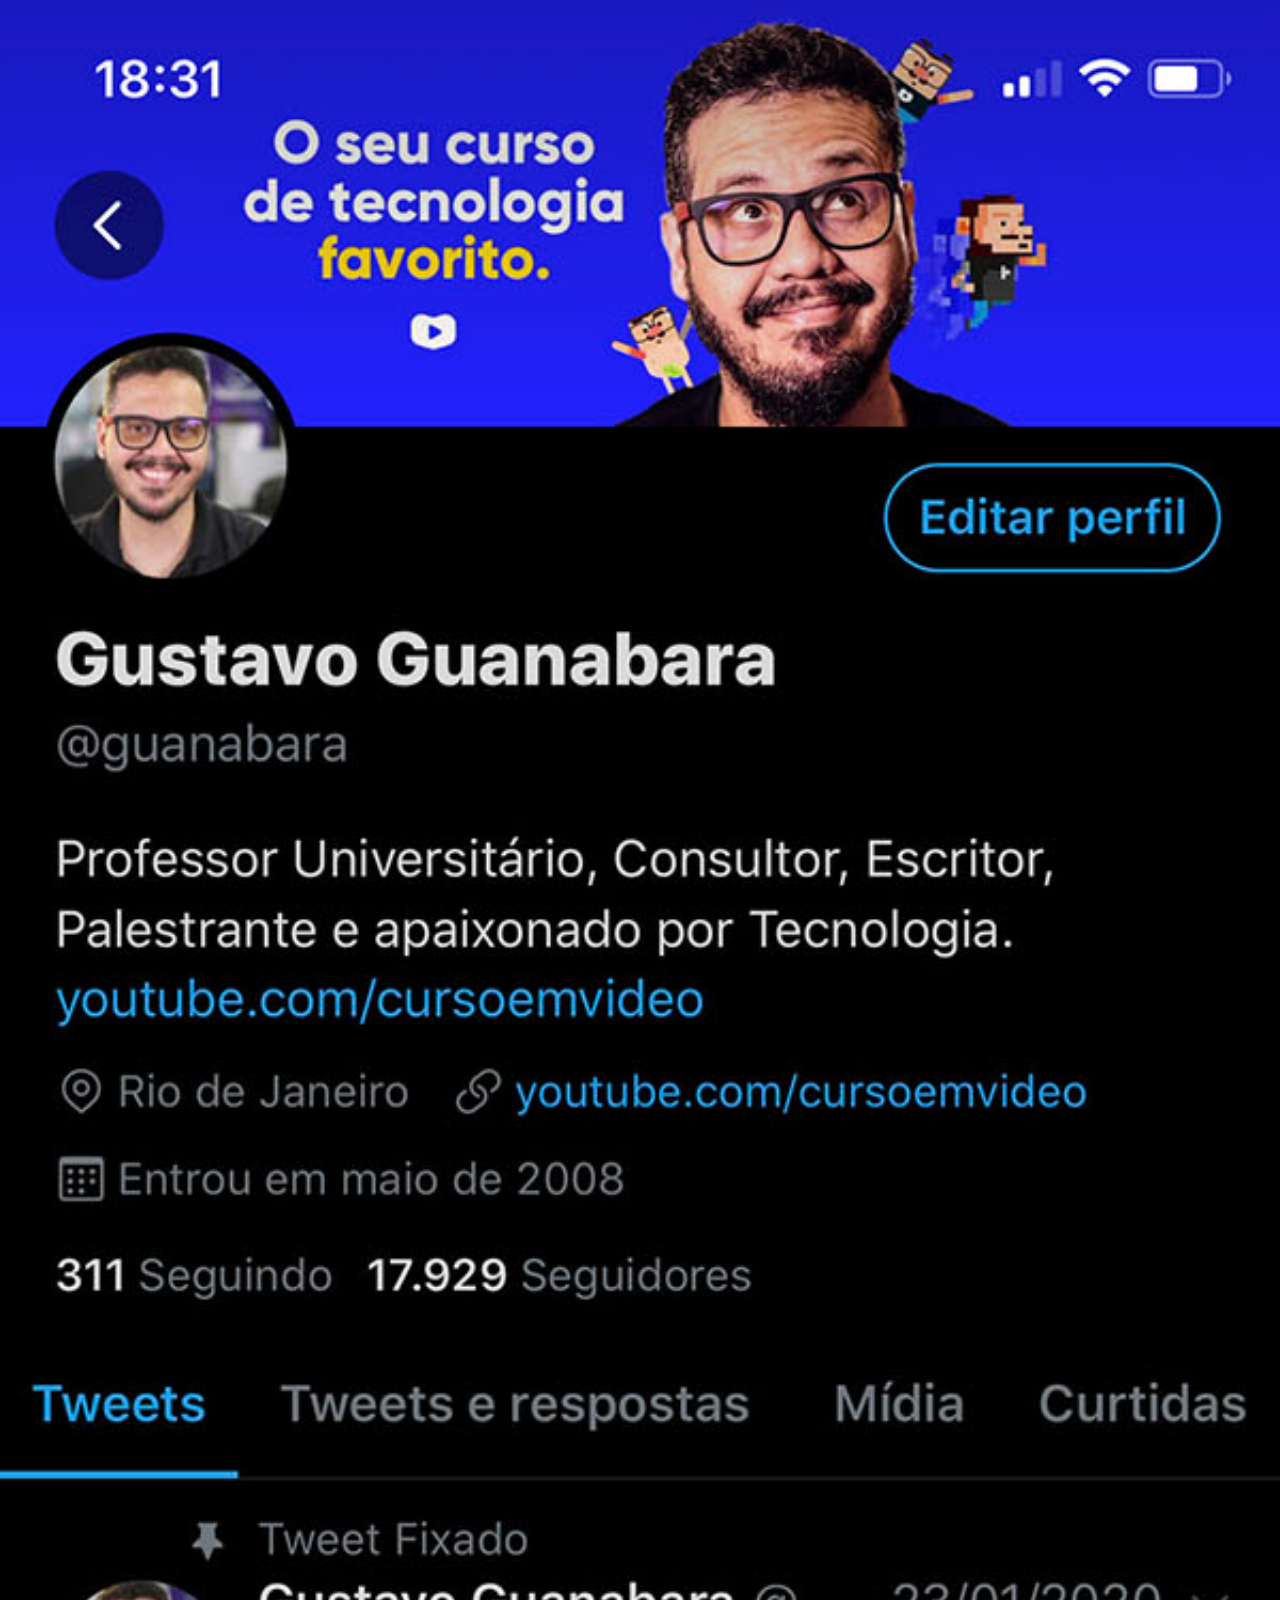
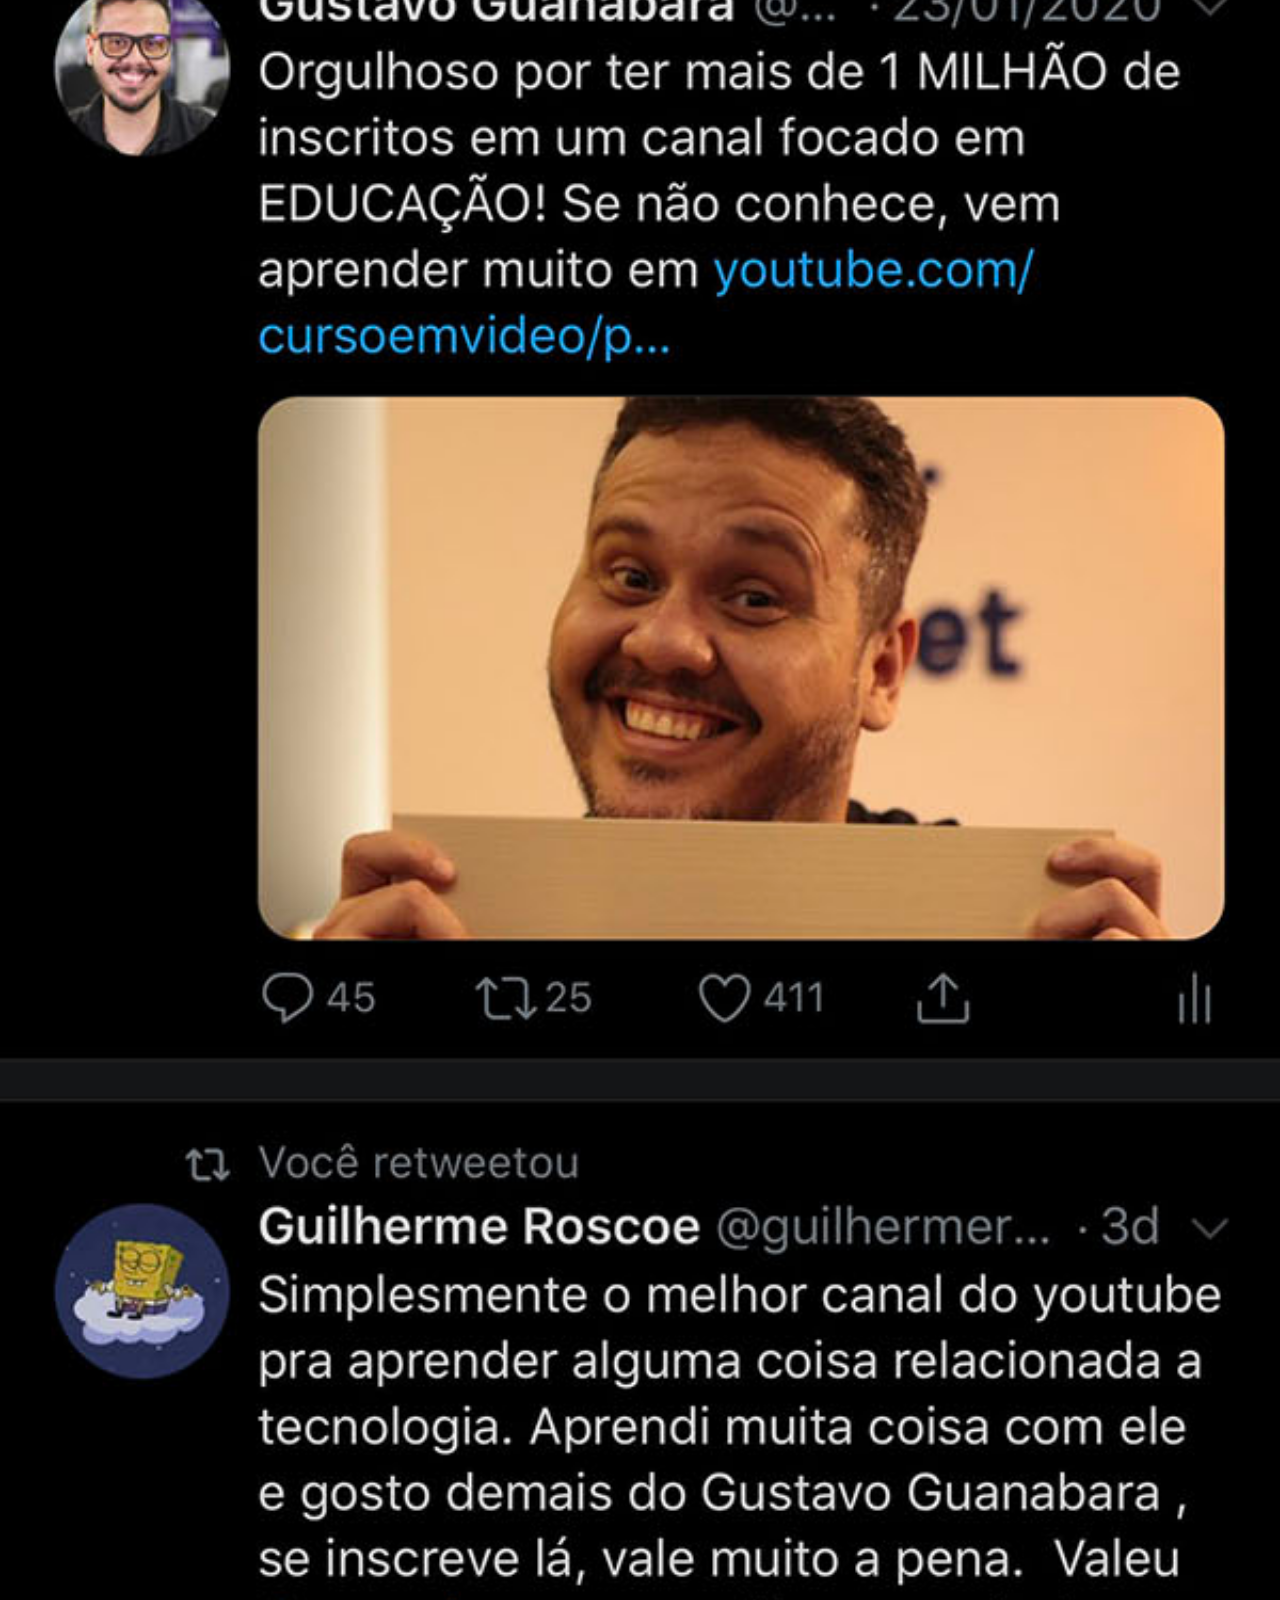
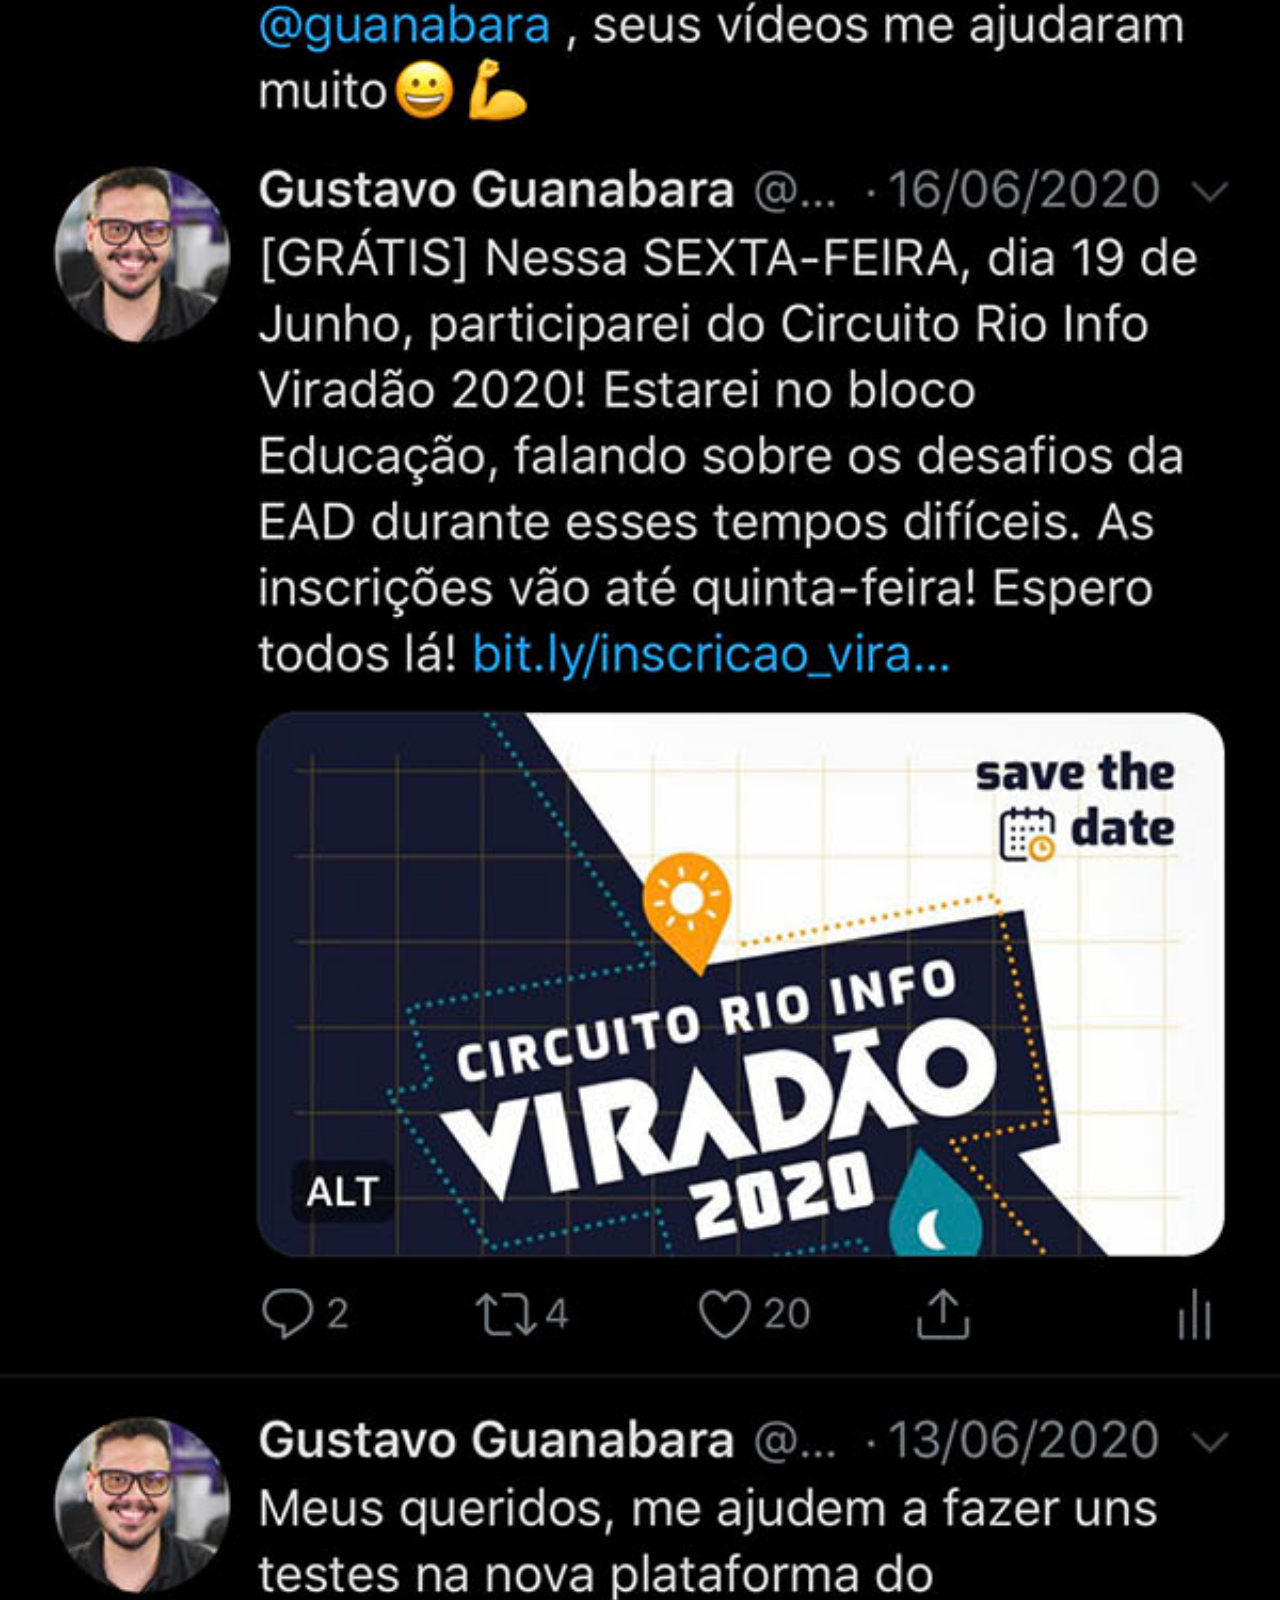
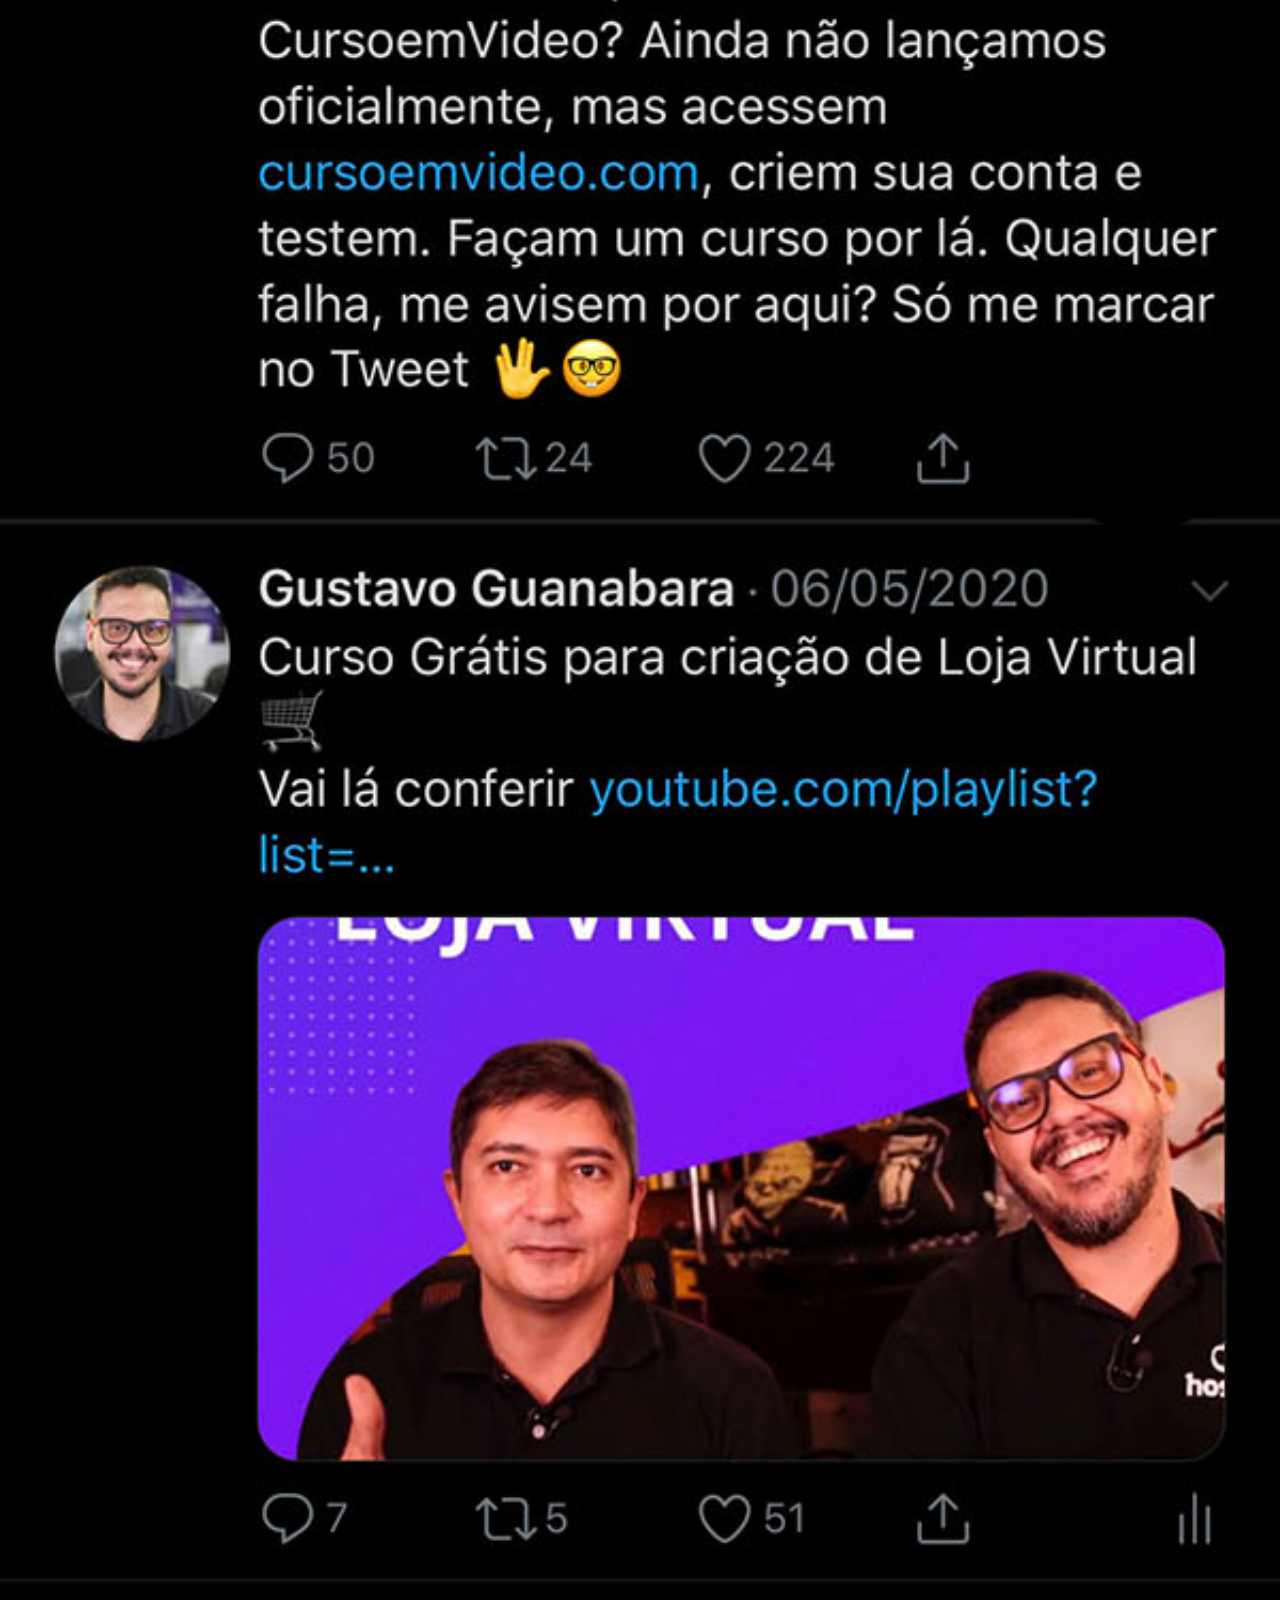
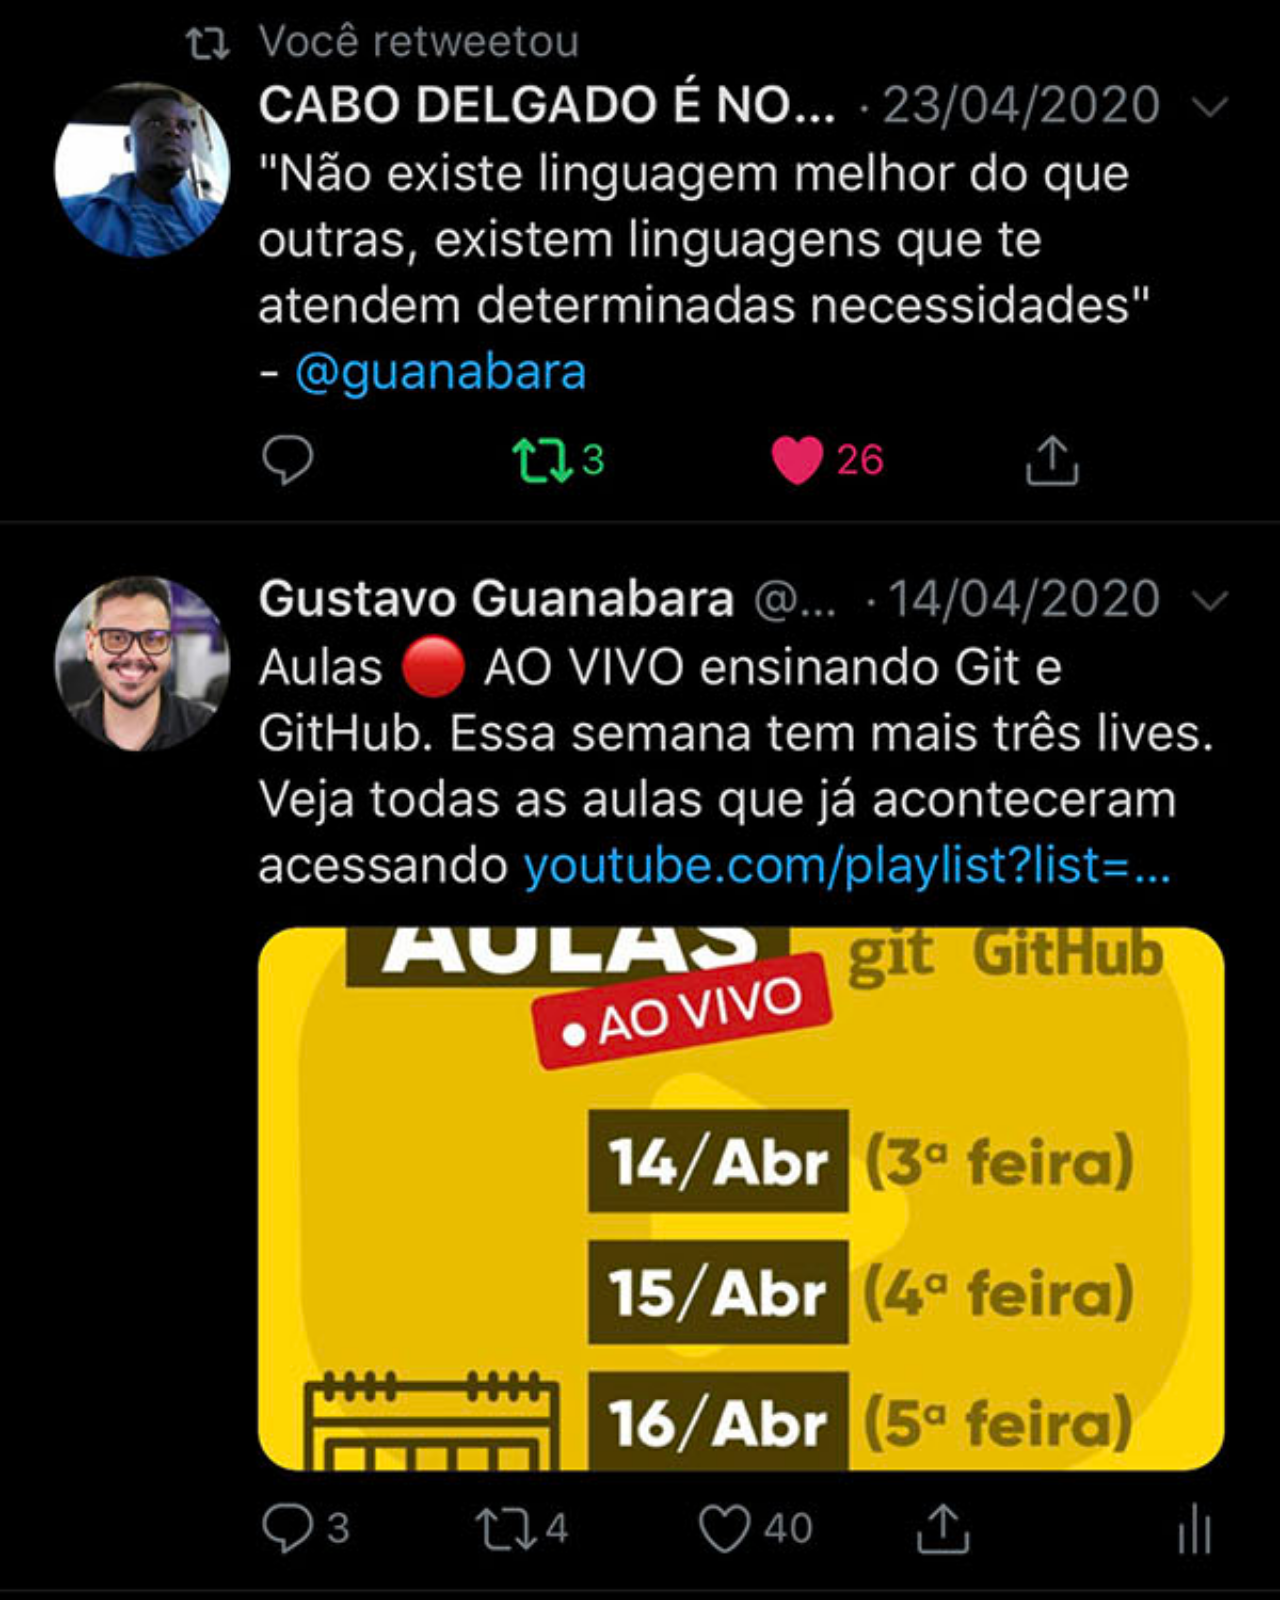
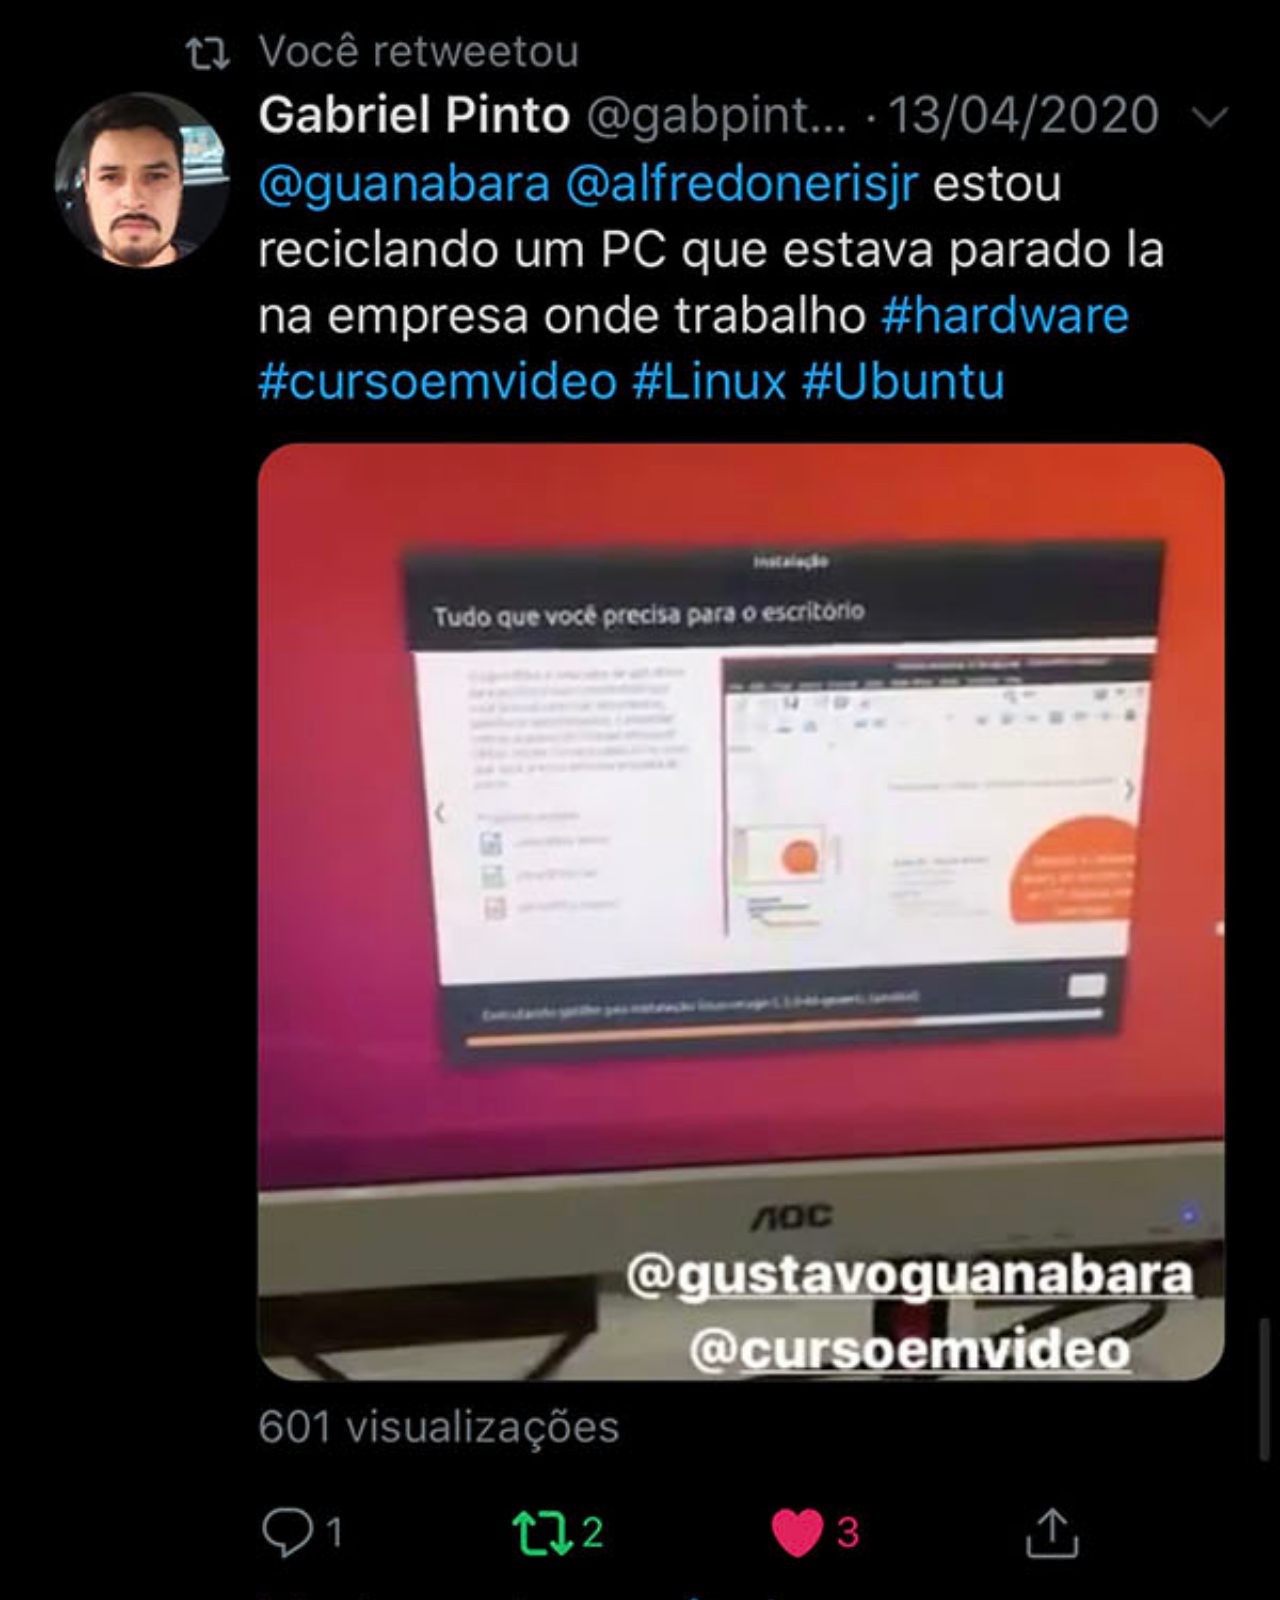
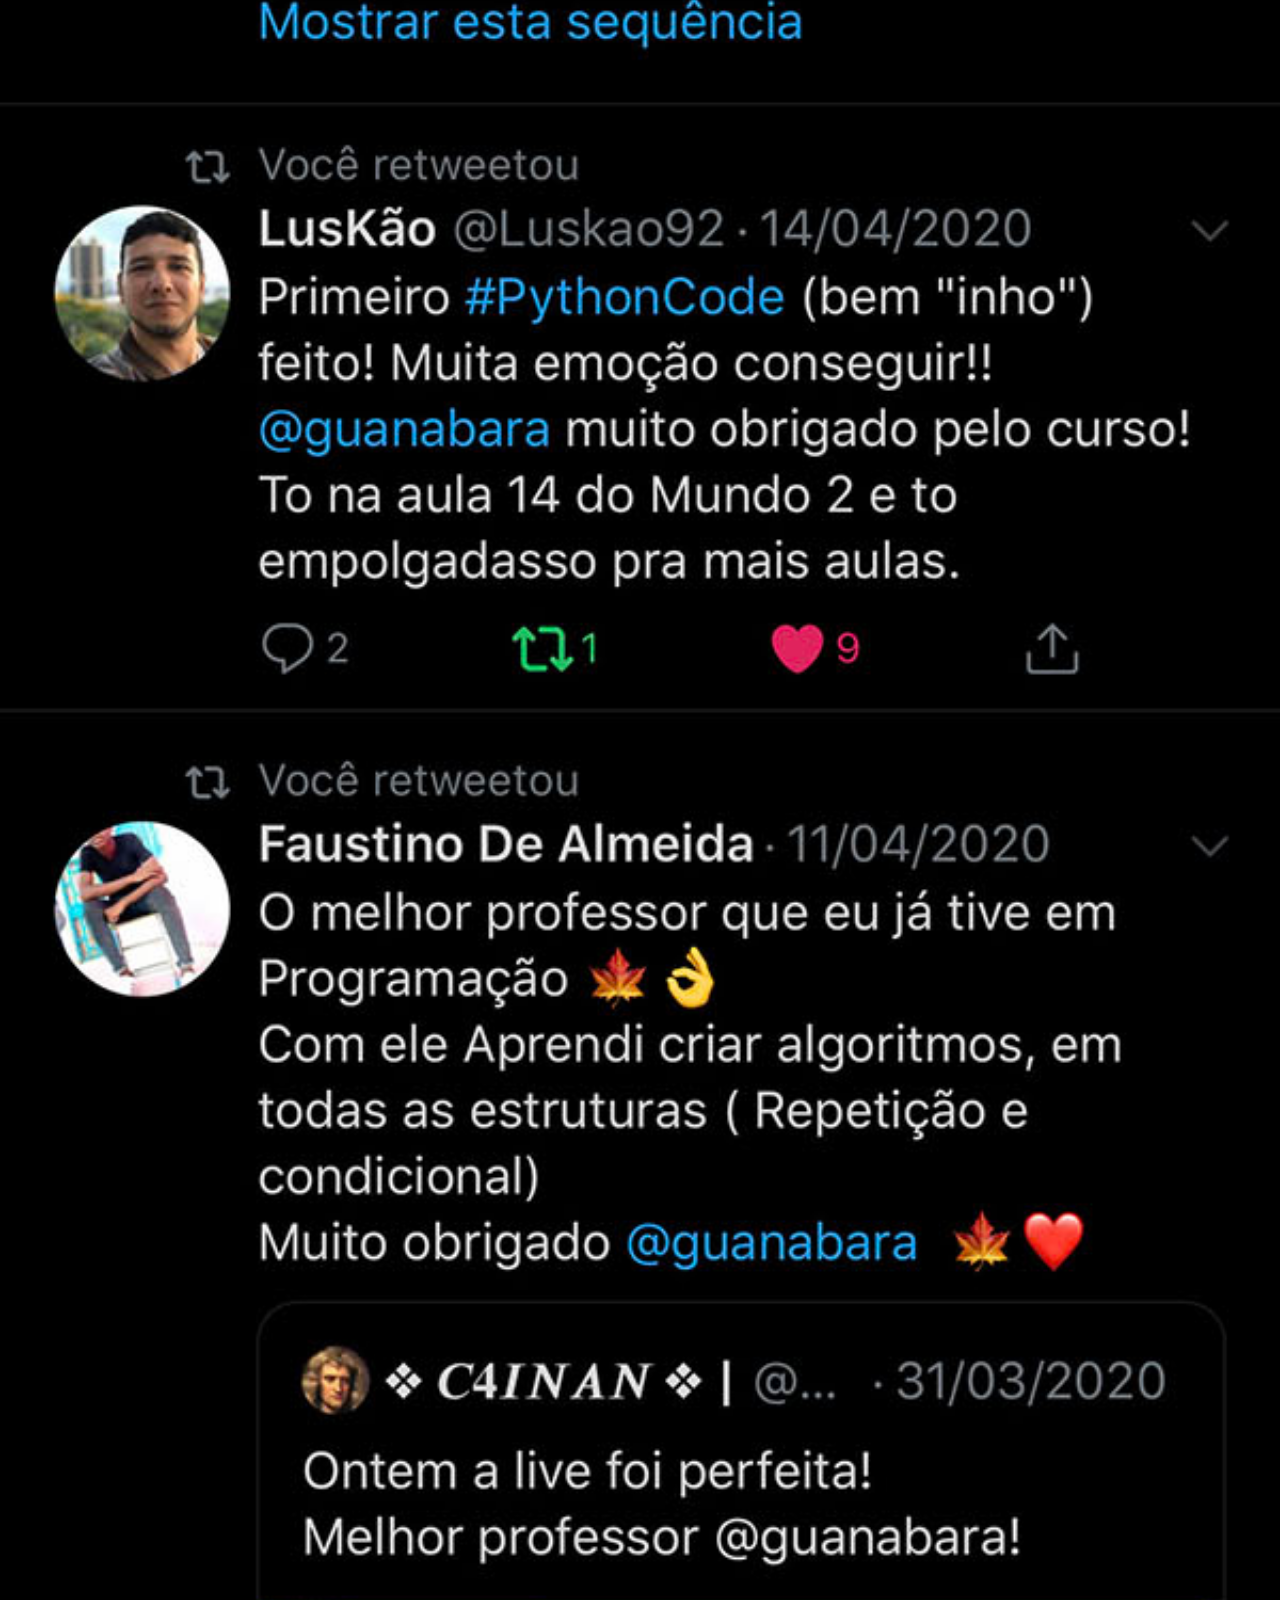
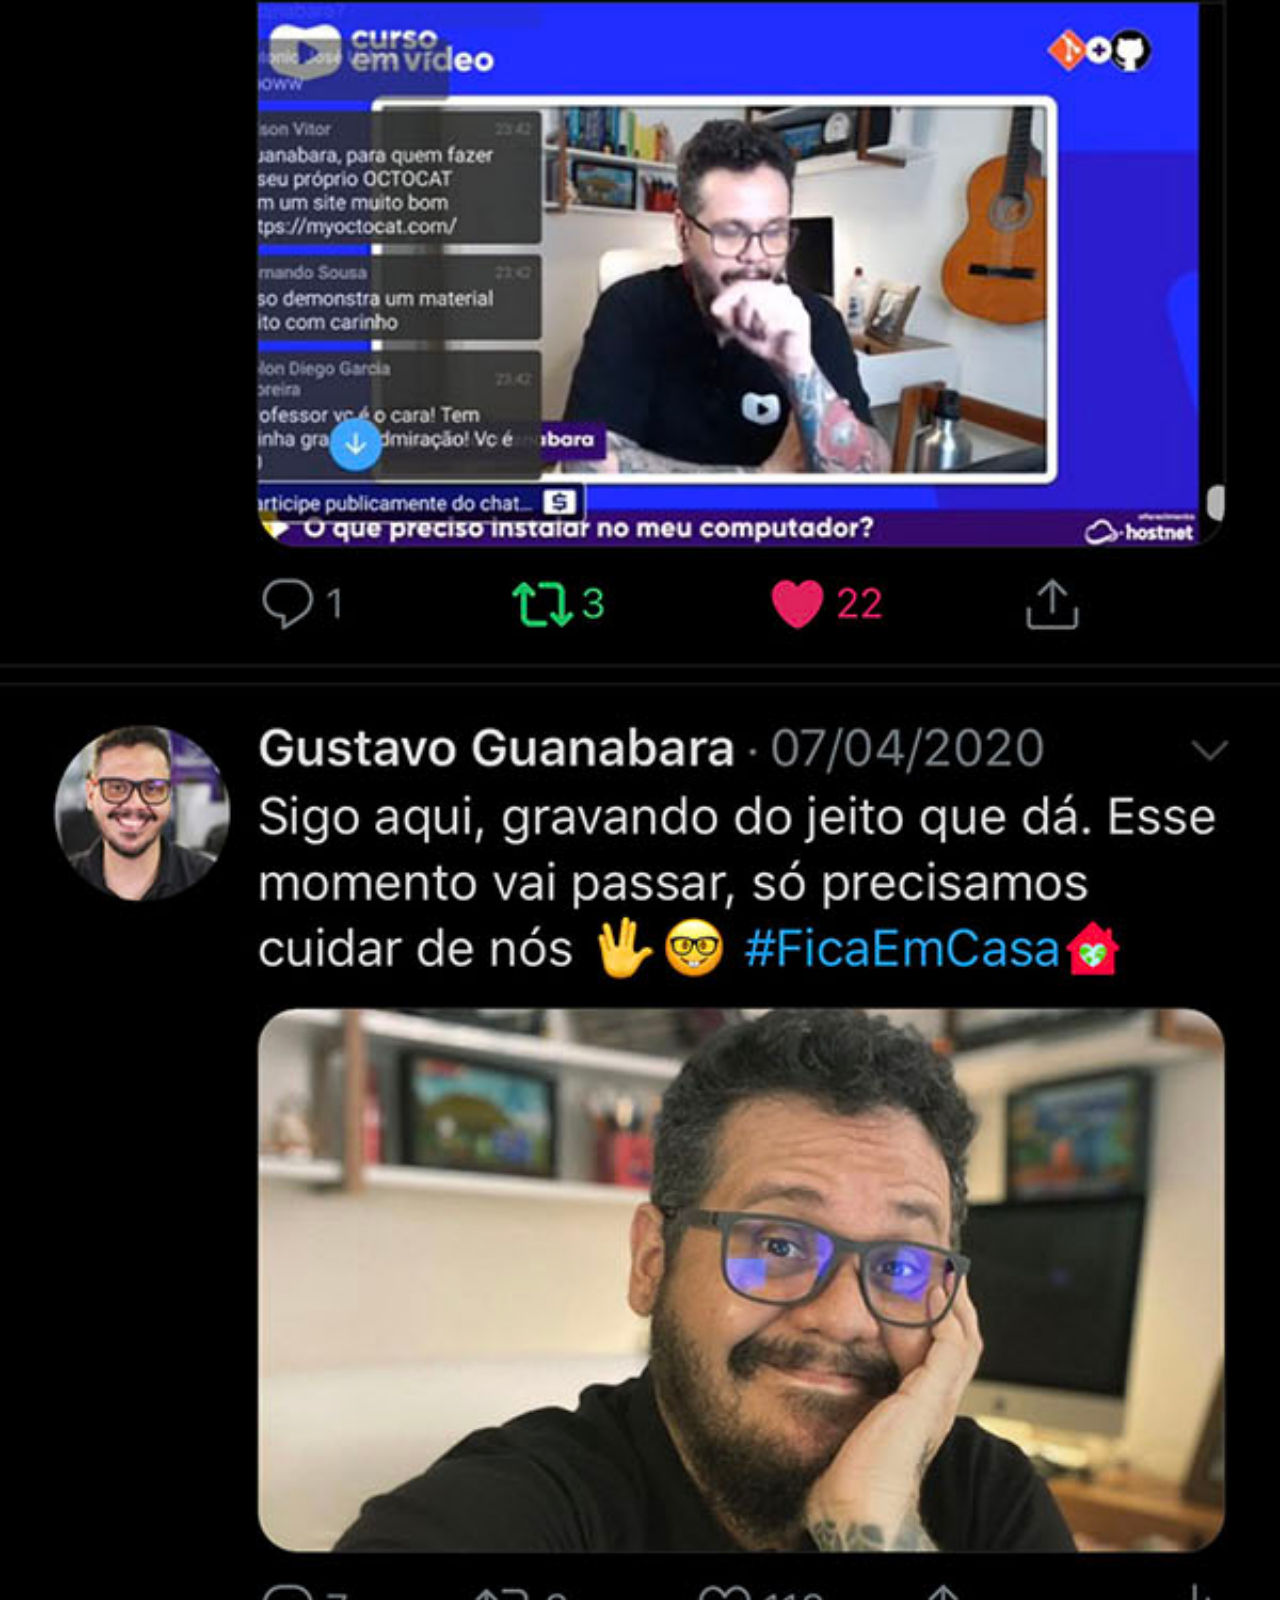
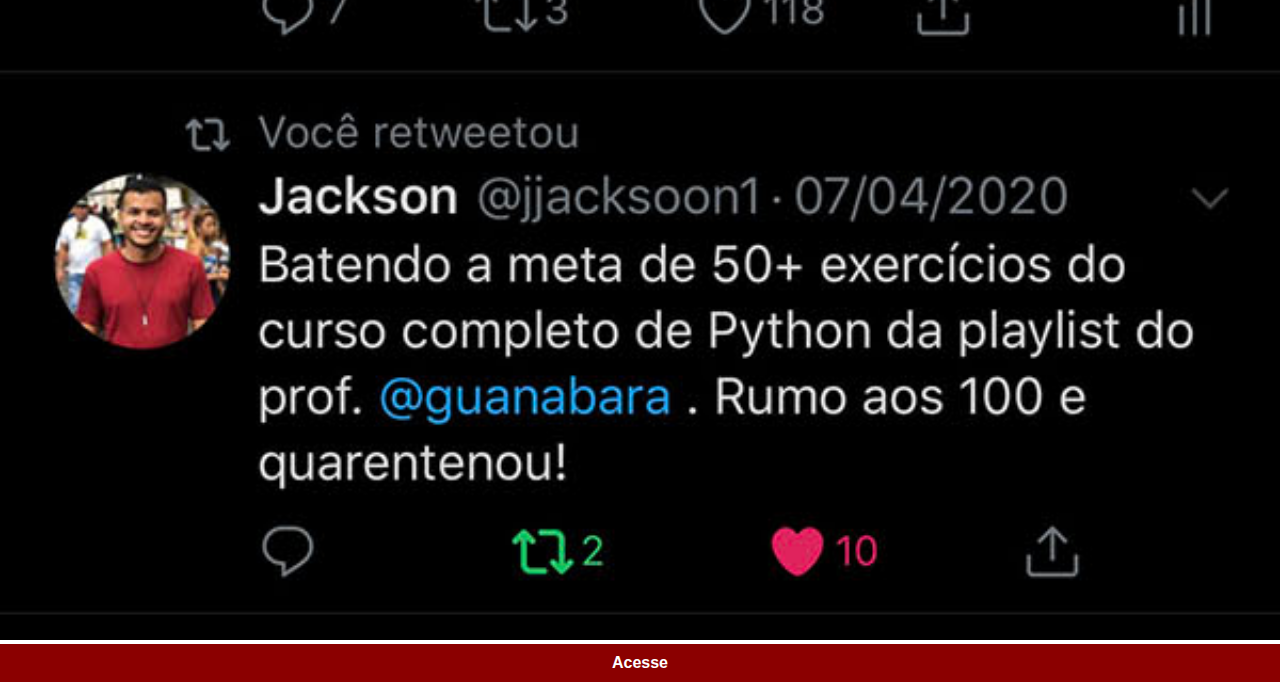
<file: twitter.html>
<!DOCTYPE html>
<html lang="pt-br">
<head>
    <meta charset="UTF-8">
    <meta name="viewport" content="width=device-width, initial-scale=1.0">
    <title>Twitter</title>
    <link rel="stylesheet" href="estilo/social.css">
</head>
<body>
    <img src="imagens/tela-twitter.jpg" alt="youtube">
    <a href="https://www.twitter.com/guanabara" target="_blank">Acesse</a>
    
</body>
</html>
</file>
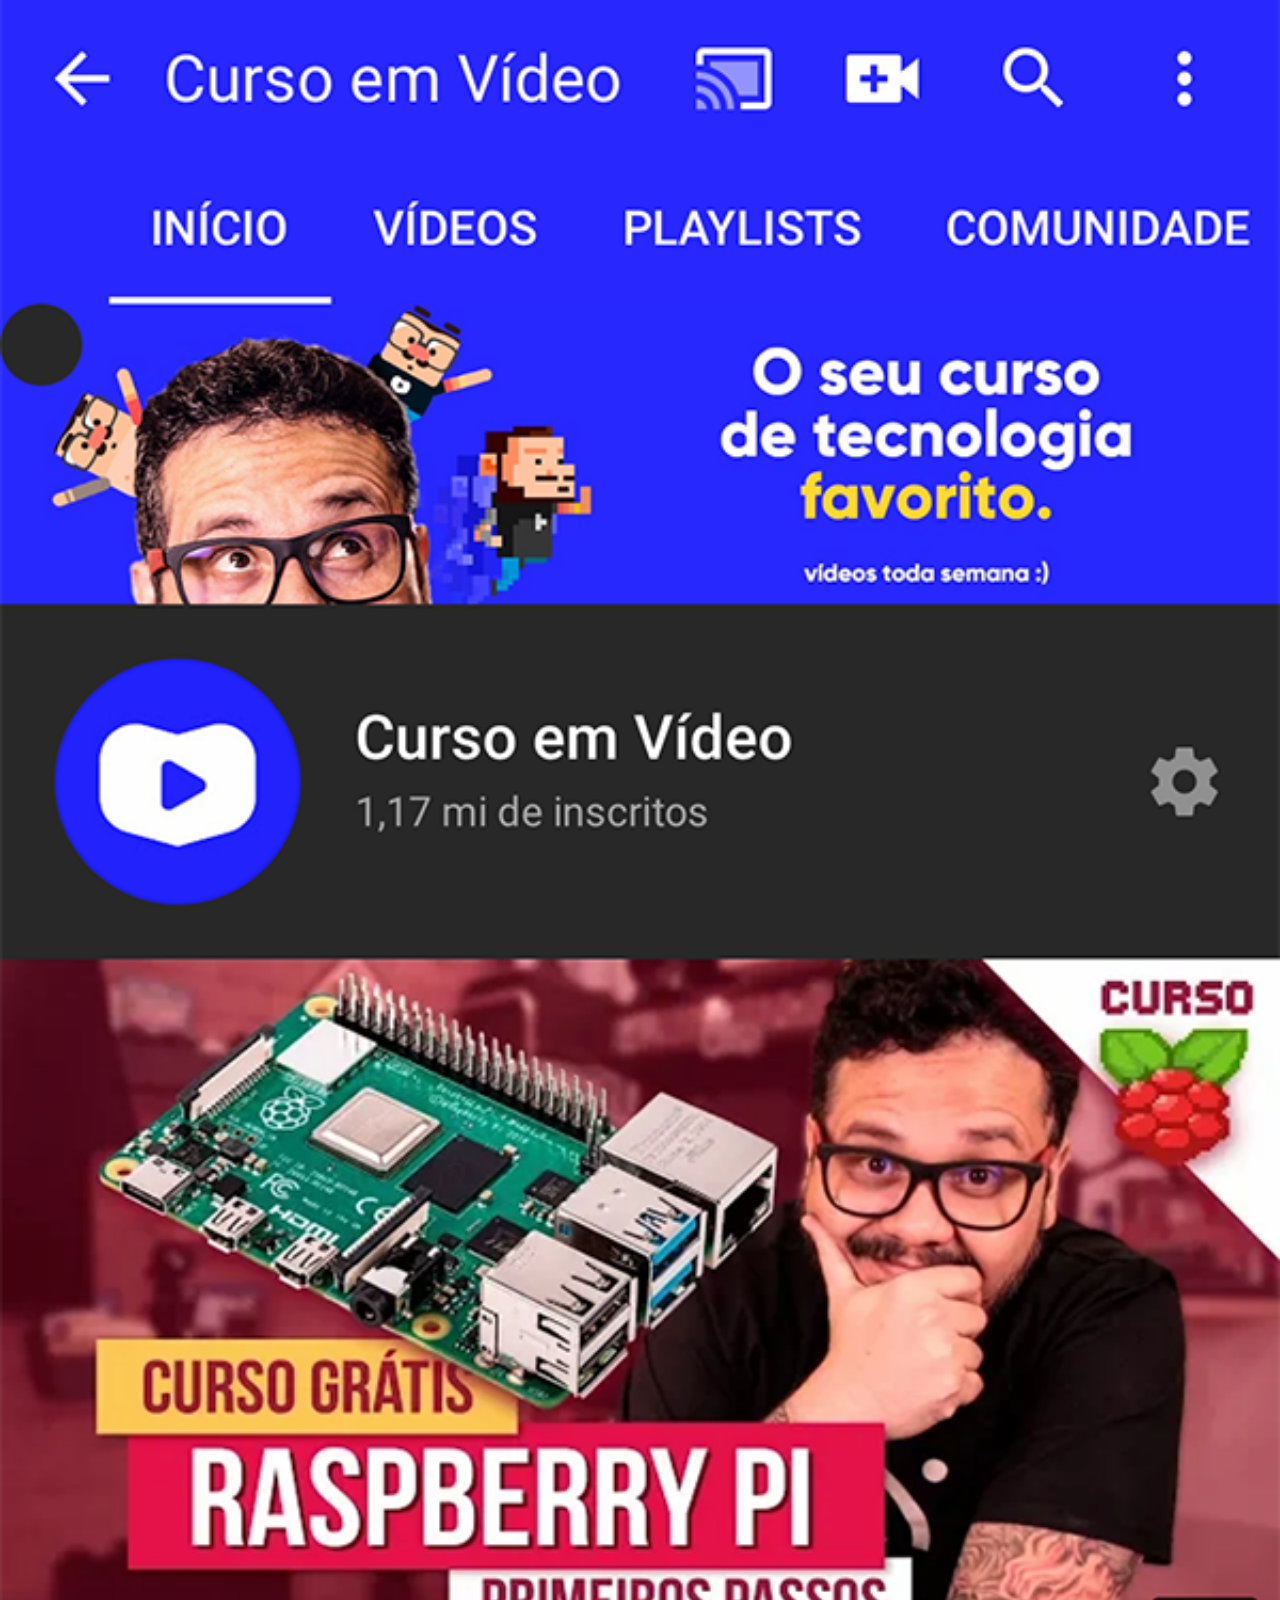
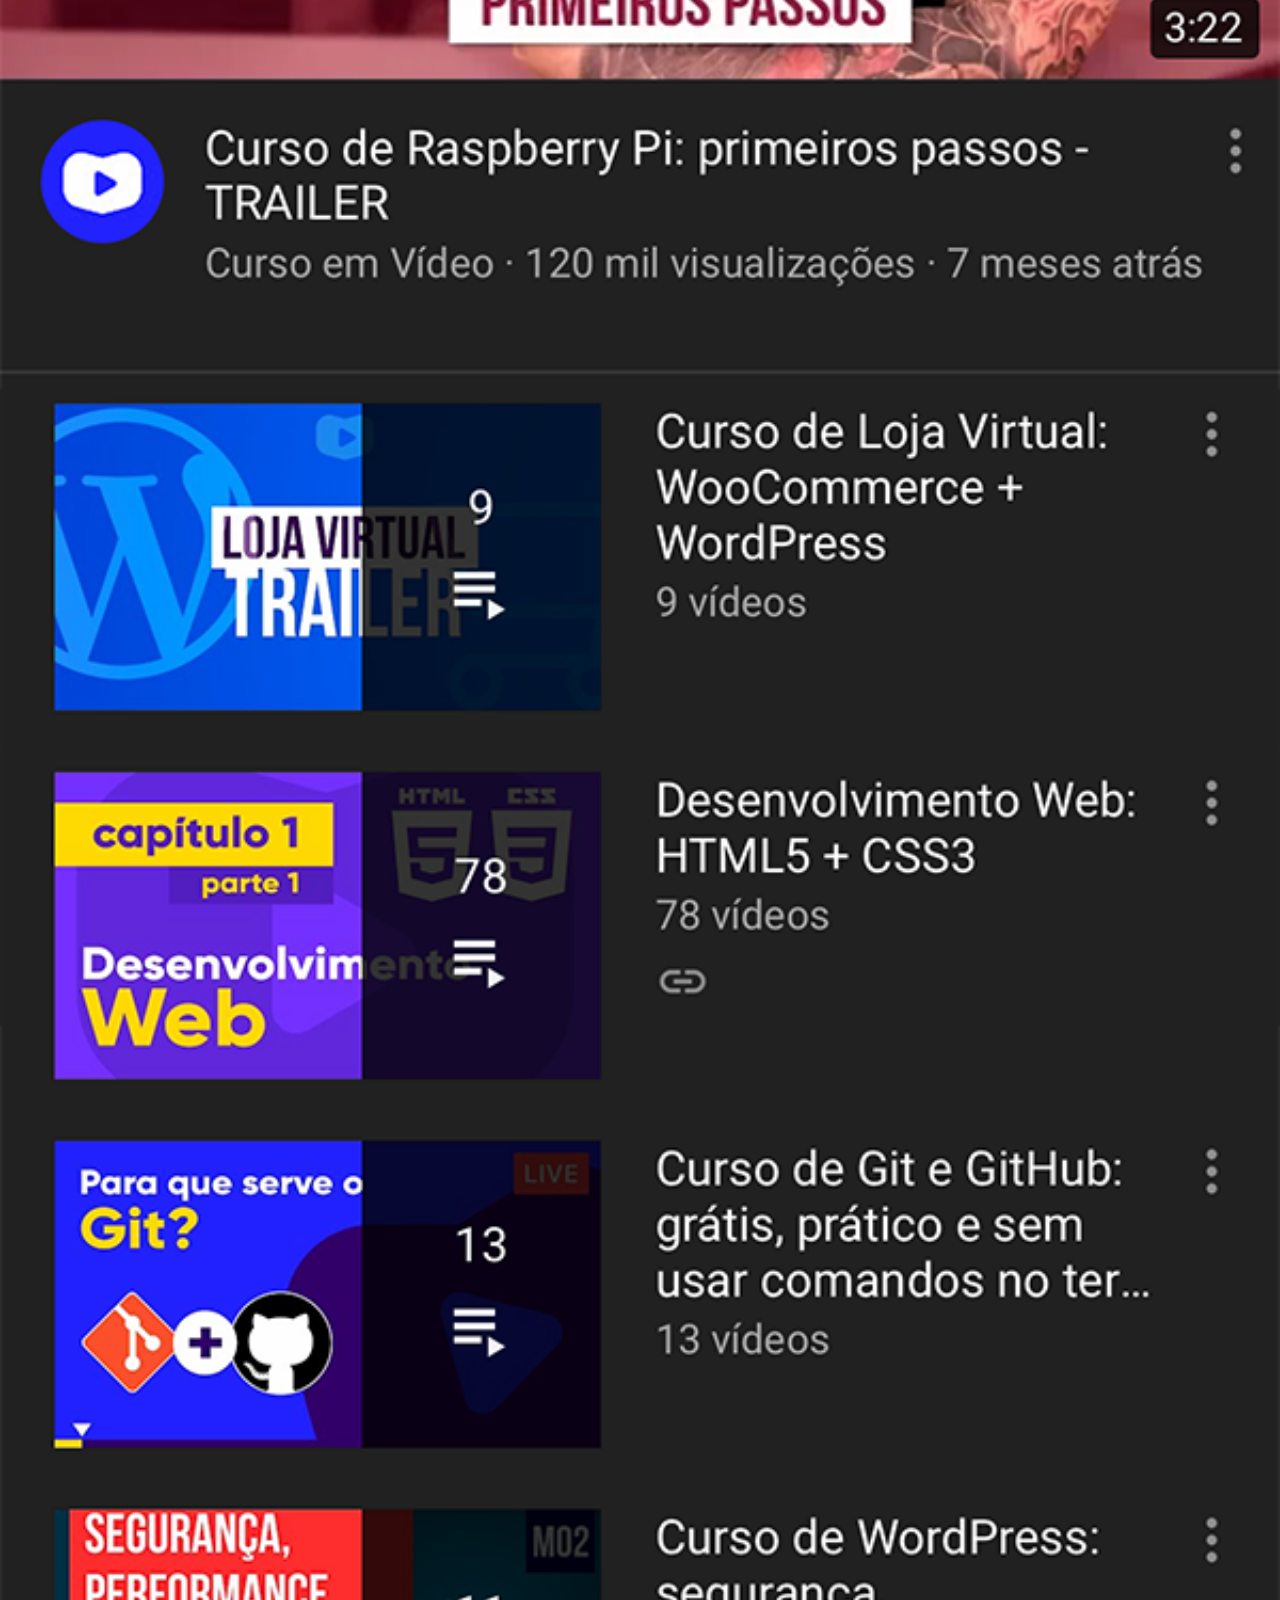
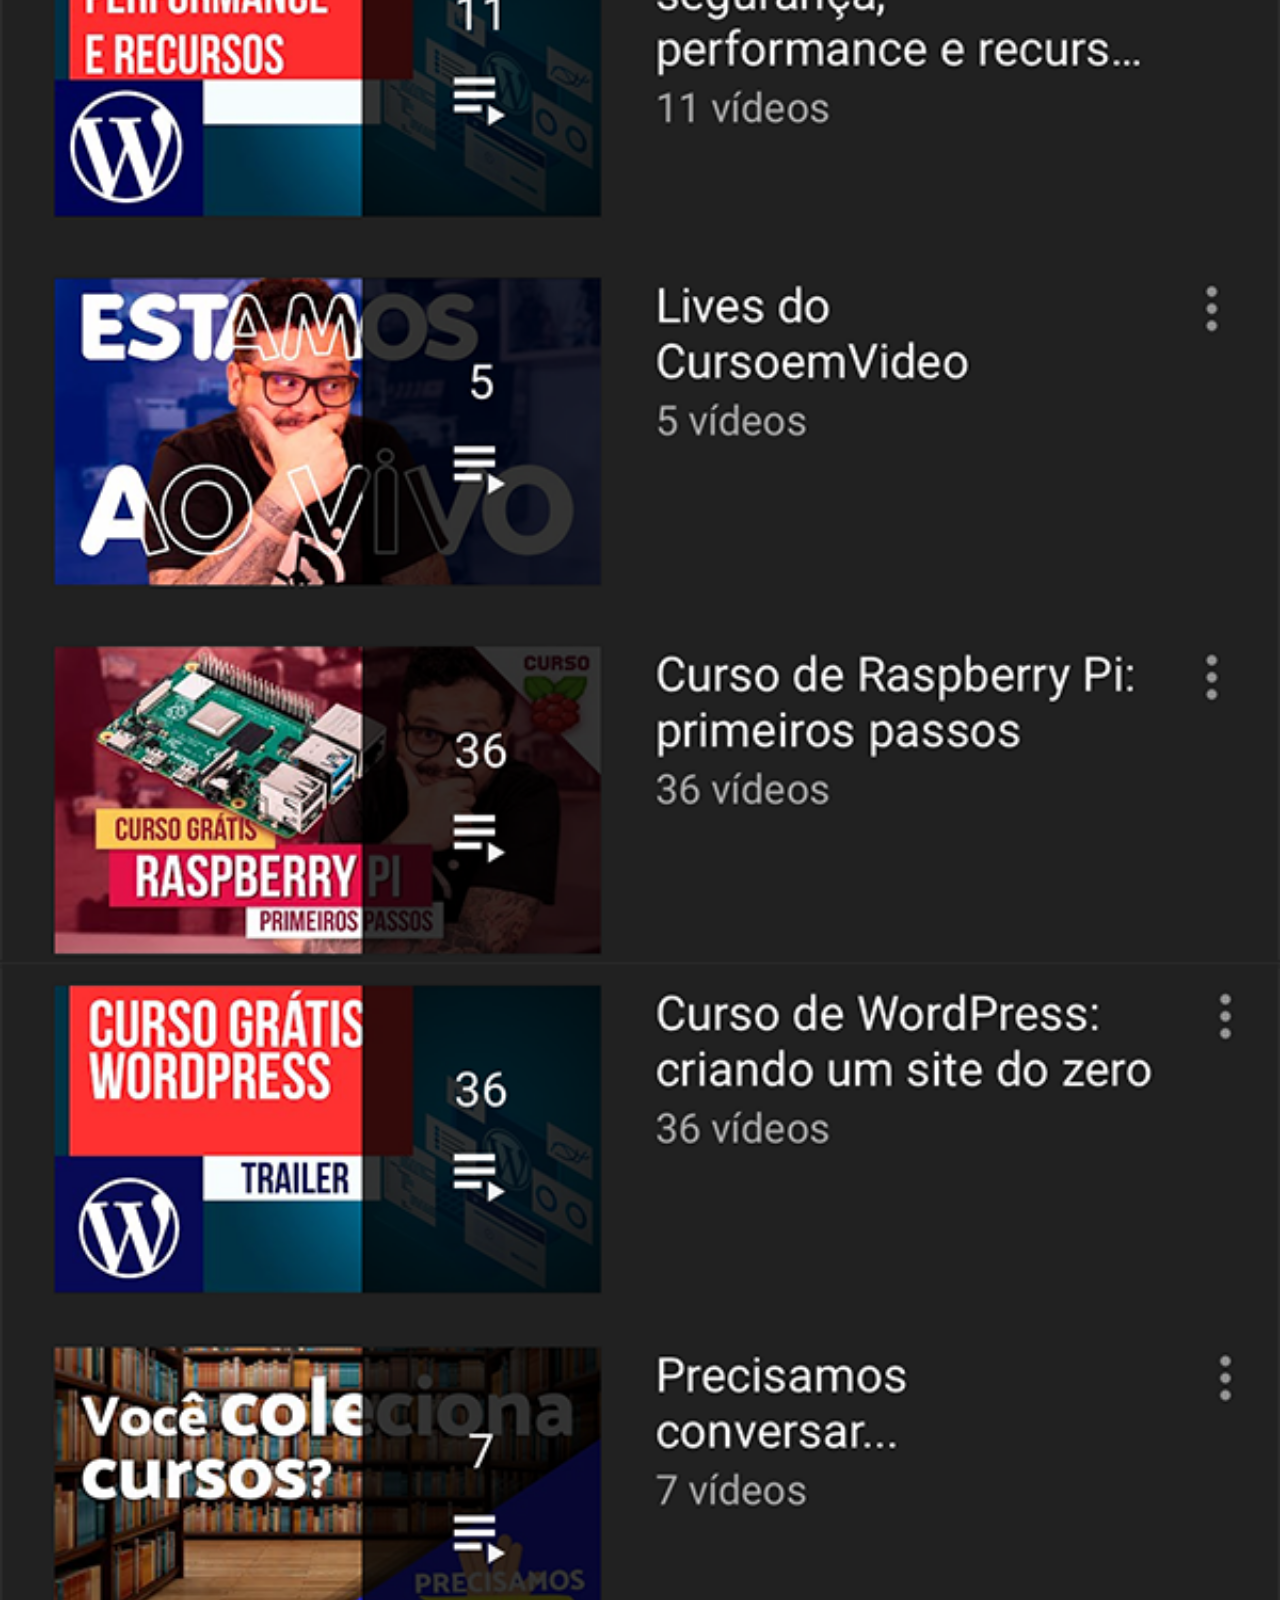
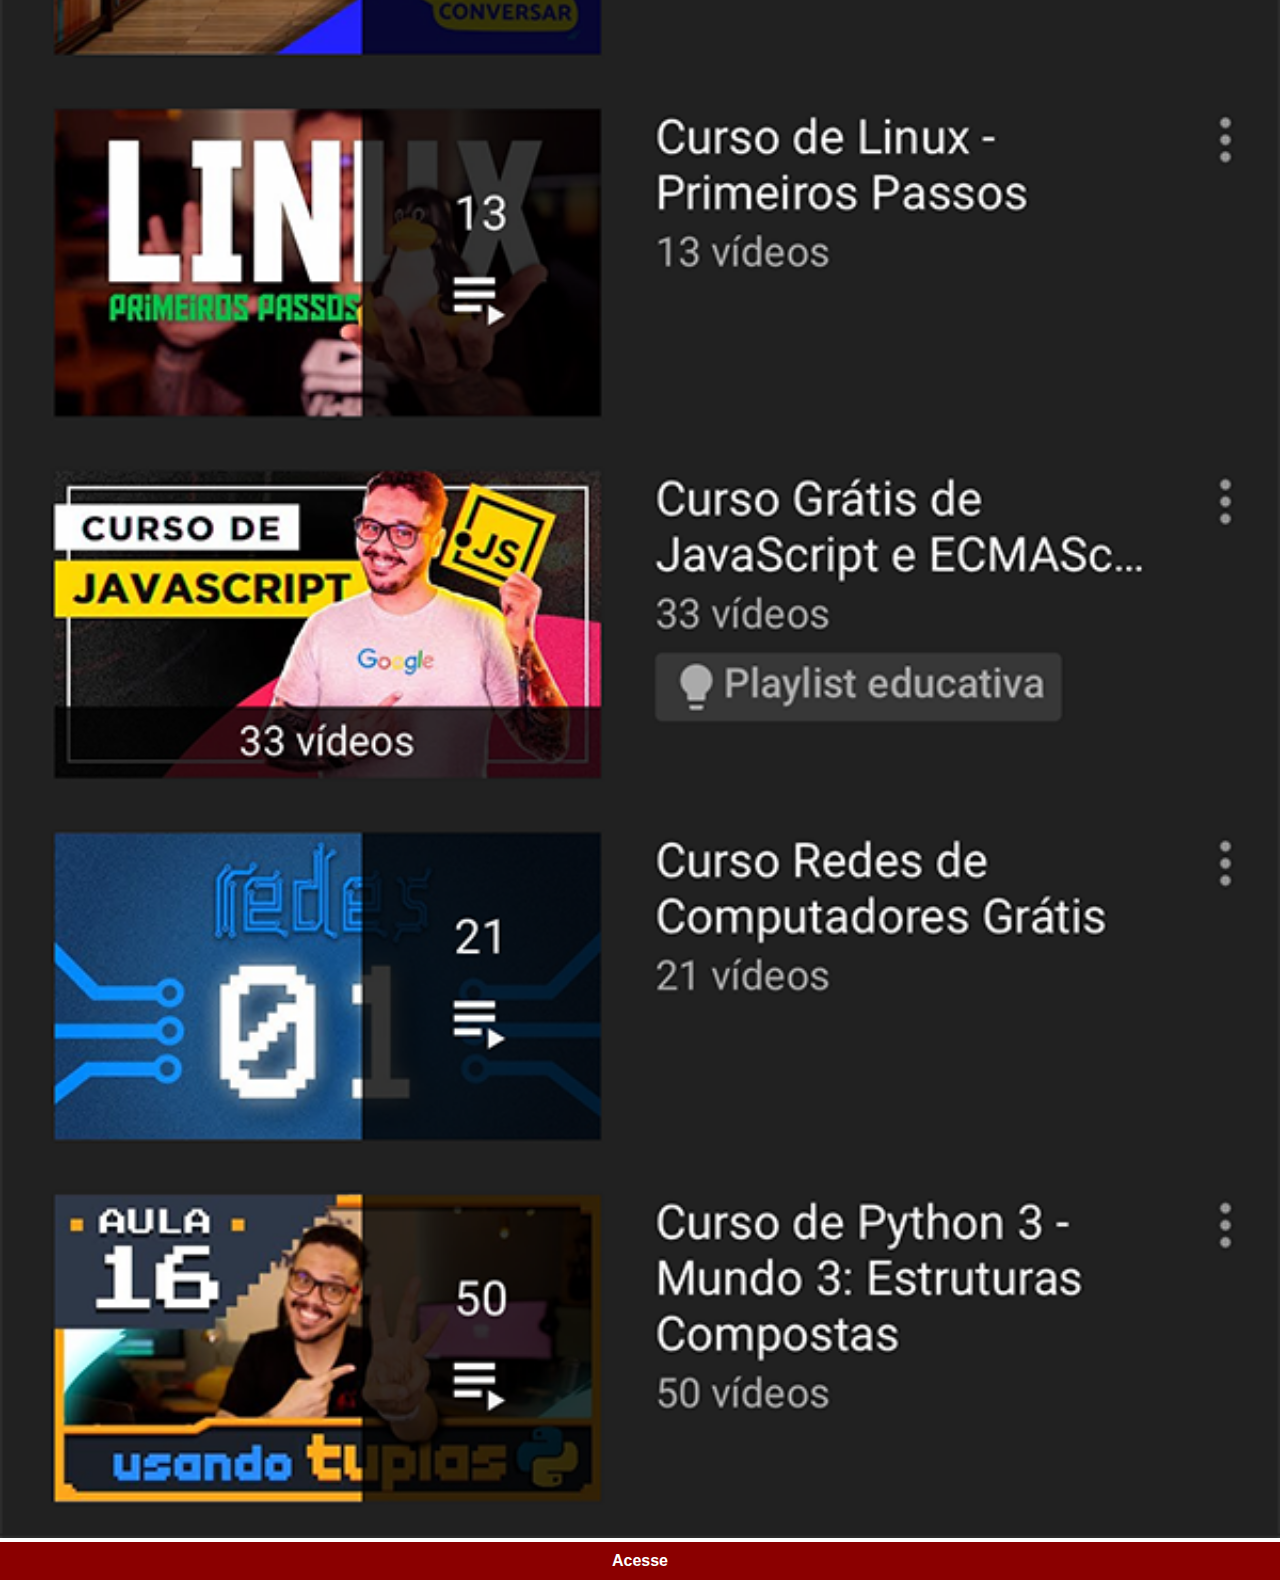
<file: youtube.html>
<!DOCTYPE html>
<html lang="pt-br">
<head>
    <meta charset="UTF-8">
    <meta name="viewport" content="width=device-width, initial-scale=1.0">
    <title>YouTube</title>
    <link rel="stylesheet" href="estilo/social.css">
</head>
<body>
    <img src="imagens/tela-youtube.png" alt="youtube">
    <a href="https://www.youtube.com/cursoemvideo/playlists" target="_blank">Acesse</a>
    
</body>
</html>
</file>
<file: estilo/style.css>
@charset "UTF-8";

*{
    margin: 0px;
    padding: 0px;
    font-family: Arial, Helvetica, sans-serif;
}

html, body{
    height: 100vh;
    width: 100vw;    
}

body{
    background-image: url(../imagens/fundo-madeira.jpg);
    background-attachment: fixed;
    background-repeat: no-repeat;
    background-position: center center;
    background-size: cover;
}

main{
    position: relative;
    height: 100vh;
    
}

section#telefone{
    width: 311px;
    height: 627px;
    position: absolute;
    top: 50%;
    left: 50%;
    transform: translate(-50%, -50%);
    background-image: url(../imagens/frame-iphone.png);
    background-repeat: no-repeat;    
}

iframe#tela{
    position: relative;
    top: 81px;
    left: 23px;
    width: 265.5px;
    height: 469.5px;
}

section#sociais{
    text-align: right;
}

section#sociais img{
    width: 50px;
    margin: 10px;
    border-radius: 50%;
    box-shadow: 2px 2px 5px rgba(0, 0, 0, 0.418);
    box-sizing: border-box;
}

section#sociais img:hover{
    border: 2px solid rgba(255, 255, 255, 0.445);
    transform: translate(-3px, -3px);
    box-shadow: 5px 5px 10px rgba(0, 0, 0, 0.616);
    transition: transform 0.3s, border 0.3s;

}
</file>
<file: estilo/social.css>
@charset "UTF-8";

*{
    margin: 0px;
    padding: 0px;
    font-family: Arial, Helvetica, sans-serif;
}

::-webkit-scrollbar{
    width: 0px;
    height: 0px;
}

img{
    width: 100vw;
}

a{
    display: block;
    background-color: darkred;
    padding: 10px;
    text-align: center;
    font-weight: bolder;
    text-decoration: none;
    color: white;
}

a:hover{
    background-color: red;
}
</file>
